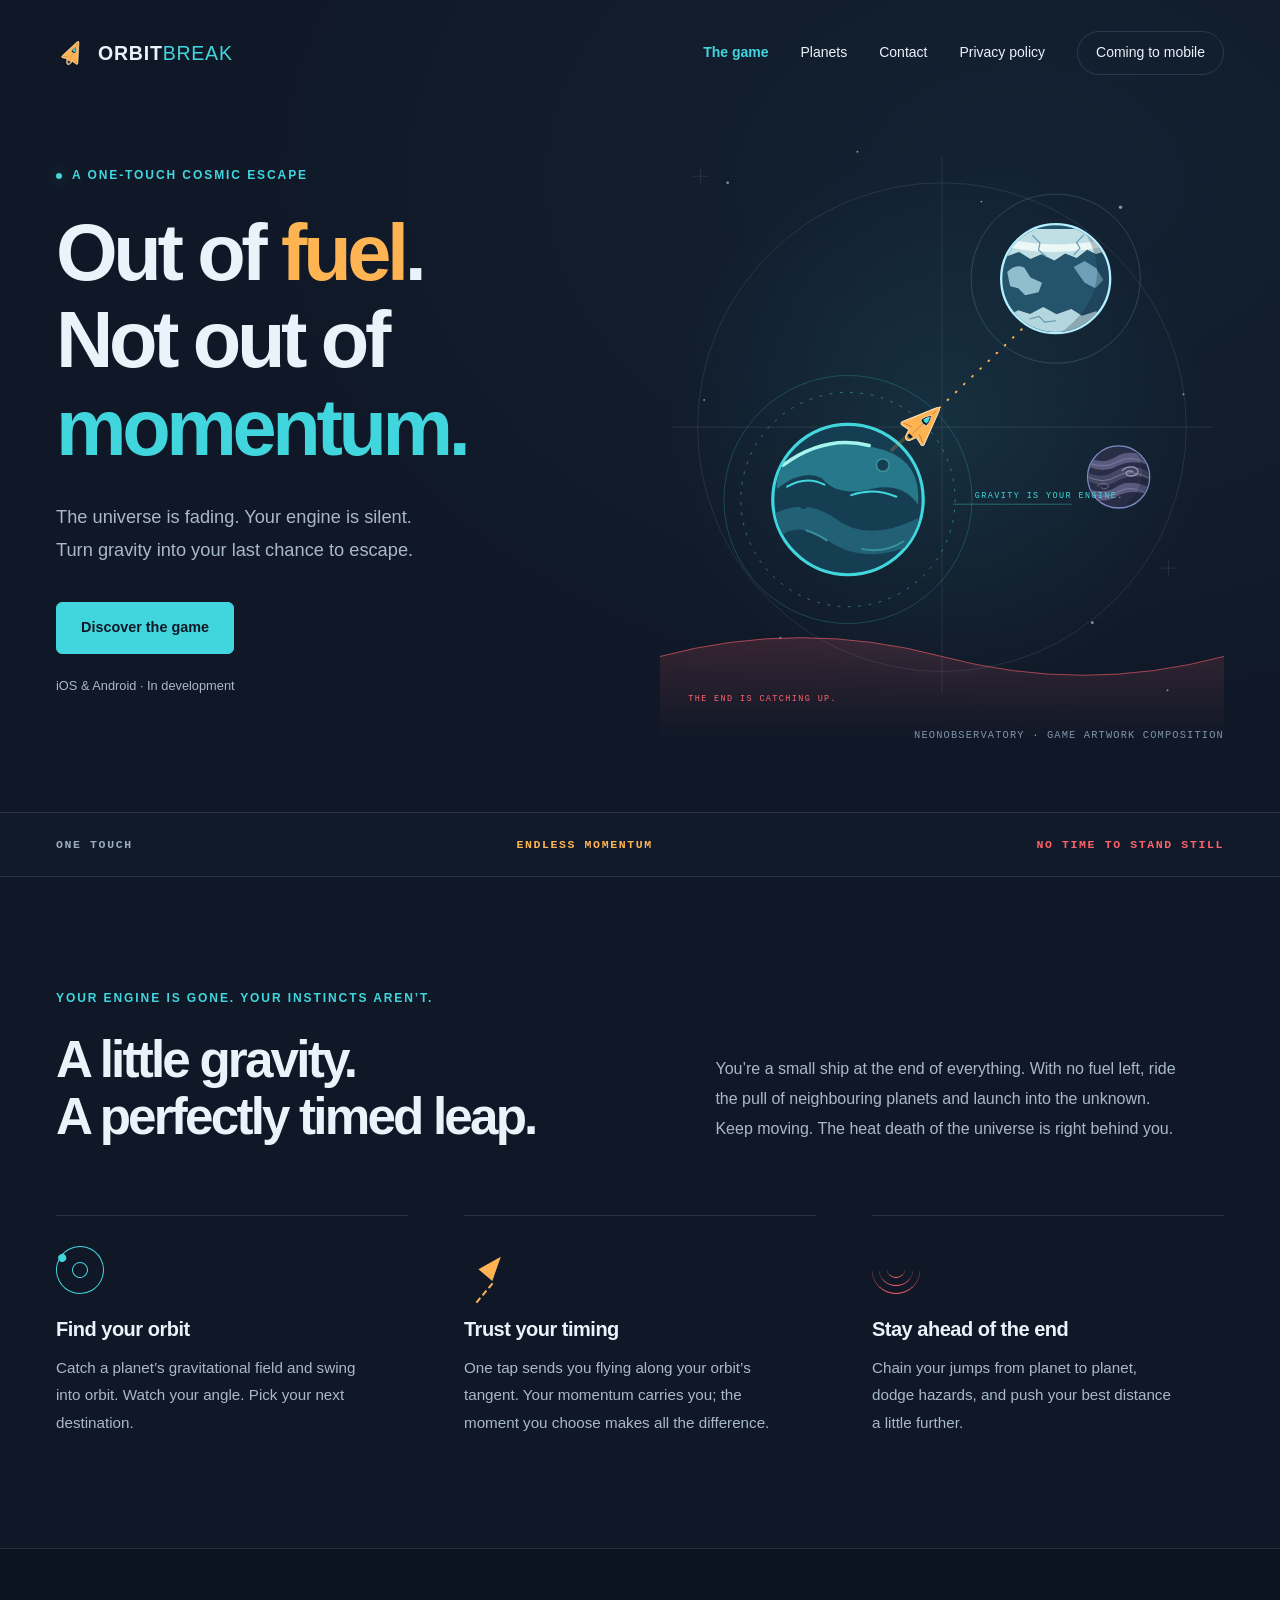
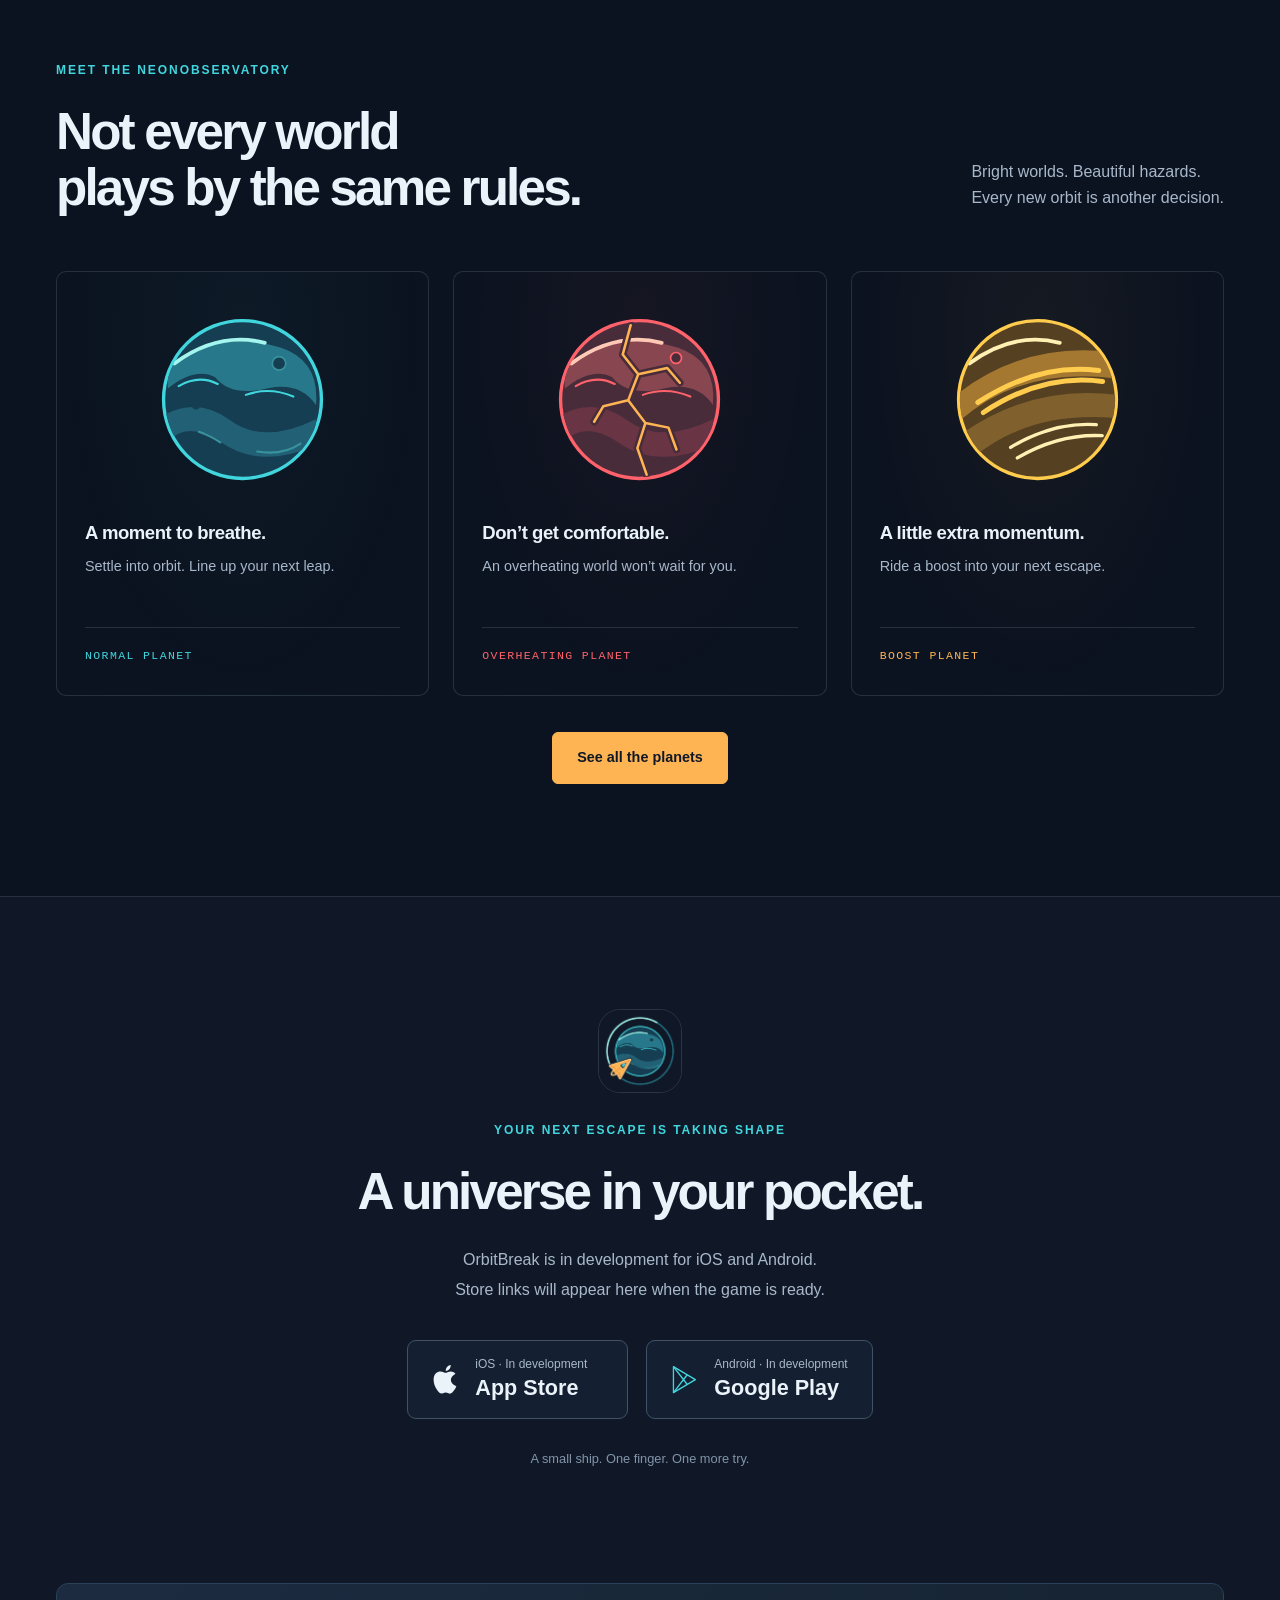
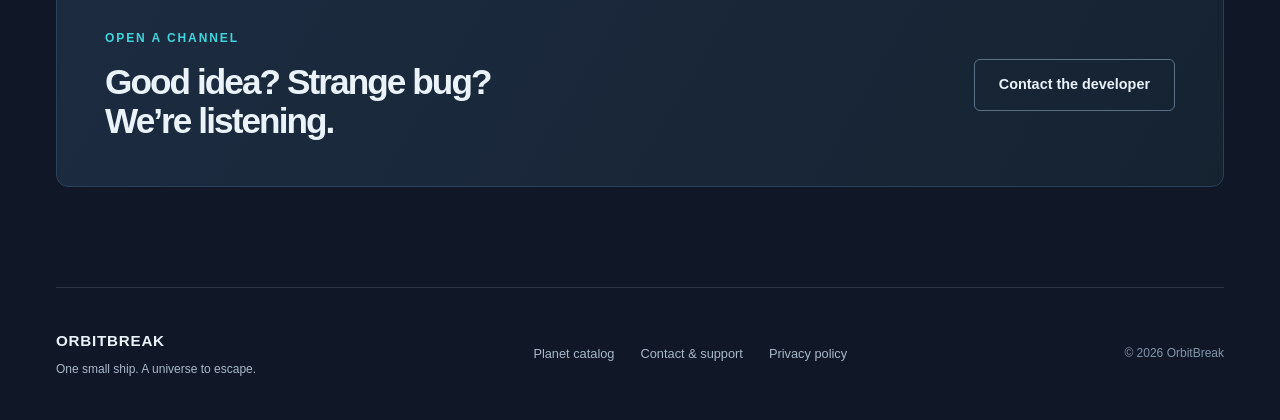
<file: index.html>
<!doctype html>
<html lang="en">
<head>
  <meta charset="utf-8">
  <meta name="viewport" content="width=device-width, initial-scale=1">
  <meta name="theme-color" content="#101827">
  <title>OrbitBreak</title>
  <meta name="description" content="Out of fuel. Not out of momentum. A one-touch cosmic escape for iOS and Android.">
  <link rel="canonical" href="https://orbit-break.github.io/">
  <meta property="og:type" content="website">
  <meta property="og:title" content="OrbitBreak">
  <meta property="og:description" content="Out of fuel. Not out of momentum. A one-touch cosmic escape for iOS and Android.">
  <meta property="og:url" content="https://orbit-break.github.io/">
  <meta property="og:image" content="https://orbit-break.github.io/assets/images/app_icon.png">
  <meta name="twitter:card" content="summary">
  <link rel="icon" type="image/svg+xml" href="/assets/images/app_icon.svg">
  <link rel="apple-touch-icon" href="/assets/images/app_icon.png">
  <link rel="stylesheet" href="/assets/css/site.css">
  <script src="/assets/js/site.js" defer></script>
</head>
<body>
  <a class="skip-link" href="#main">Skip to content</a>
  <header class="site-header shell">
    <a class="brand" href="/" aria-label="OrbitBreak home"><img src="/assets/images/ship_comet.svg" width="36" height="36" alt=""><span>ORBIT<span class="brand-light">BREAK</span></span></a>
    <nav aria-label="Main navigation">
      <a href="/" aria-current="page">The game</a>
      <a href="/planets/" >Planets</a>
      <a href="/contact/" >Contact</a>
      <a href="/privacy/" >Privacy policy</a>
      <a class="nav-pill" href="/#availability">Coming to mobile</a>
    </nav>
  </header>
  <main id="main"><section class="hero shell" aria-labelledby="hero-title">
  <div class="hero-copy">
    <p class="eyebrow"><span class="signal"></span> A one-touch cosmic escape</p>
	<h1 id="hero-title">Out of <span class="text-amber">fuel</span>.<br>Not out of<br><em>momentum.</em></h1>
    <p class="hero-description">The universe is fading. Your engine is silent.<br class="desktop-break"> Turn gravity into your last chance to escape.</p>
    <div class="hero-actions"><a class="button" href="#game">Discover the game</a><a class="text-link" href="#availability">iOS & Android · In development</a></div>
  </div>
  <figure class="hero-art">
    <svg class="space-scene" viewBox="0 0 600 660" role="img" aria-labelledby="scene-title scene-desc">
      <title id="scene-title">A course through the NeonObservatory</title><desc id="scene-desc">An amber spacecraft leaves a turquoise planet, following a dotted trajectory toward an icy blue world. A coral destruction wave follows below. An illustration using game artwork.</desc>
      <defs><radialGradient id="space-glow"><stop stop-color="#41D6DD" stop-opacity=".10"/><stop offset="1" stop-color="#41D6DD" stop-opacity="0"/></radialGradient><linearGradient id="wave" x2="0" y2="1"><stop stop-color="#FF626A" stop-opacity=".16"/><stop offset="1" stop-color="#FF626A" stop-opacity="0"/></linearGradient><clipPath id="wave-window"><rect x="0" y="520" width="600" height="140"/></clipPath></defs>
      <circle cx="295" cy="330" r="290" fill="url(#space-glow)"/>
      <g fill="#EAF2FA" opacity=".55"><circle cx="72" cy="70" r="1.4"/><circle cx="210" cy="37" r="1"/><circle cx="490" cy="96" r="1.8"/><circle cx="557" cy="295" r="1"/><circle cx="47" cy="301" r="1"/><circle cx="460" cy="538" r="1.5"/><circle cx="342" cy="90" r="1"/><circle cx="128" cy="554" r="1"/><circle cx="540" cy="610" r="1"/></g>
      <g fill="none" stroke="#EAF2FA" opacity=".10"><path d="M12 330h576M300 42v570"/><circle cx="300" cy="330" r="260"/><path d="M35 63h16m-8-8v16M533 480h16m-8-8v16"/></g>
      <circle cx="200" cy="407" r="132" fill="none" stroke="#41D6DD" stroke-opacity=".24"/>
      <circle cx="200" cy="407" r="114" fill="none" stroke="#41D6DD" stroke-opacity=".5" stroke-dasharray="3 8"/>
      <image href="/assets/images/planet_normal.svg" x="91" y="298" width="218" height="218"/>
      <circle cx="421" cy="172" r="90" fill="none" stroke="#8FC9FF" stroke-opacity=".22"/>
      <image href="/assets/images/planet_ice.svg" x="342" y="93" width="158" height="158"/>
      <image href="/assets/images/planet_resonance.svg" x="443" y="338" width="90" height="90" opacity=".7"/>
      <path class="trajectory" d="M280 326 391 220" fill="none" stroke="#FFB454" stroke-width="2" stroke-linecap="round" stroke-dasharray="1 11"/>
      <path d="m247 354 32-29" stroke="#FFB454" stroke-width="4" stroke-linecap="round" opacity=".2"/>
      <g class="scene-ship"><image href="/assets/images/ship_comet.svg" x="247" y="294" width="65" height="65" transform="rotate(46 279.5 326.5)"/></g>
      <g class="scene-label"><text x="335" y="405">GRAVITY IS YOUR ENGINE.</text><path d="M312 412h126" stroke="#41D6DD" stroke-opacity=".4"/></g>
      <g clip-path="url(#wave-window)">
        <!-- Repeating crests let the wave drift one full period without a visible reset. -->
        <g class="destruction-wave">
          <path d="M-600 574Q-450 534-300 574T0 574T300 574T600 574T900 574T1200 574V660H-600Z" fill="url(#wave)"/>
          <path d="M-600 574Q-450 534-300 574T0 574T300 574T600 574T900 574T1200 574" fill="none" stroke="#FF626A" stroke-opacity=".65"/>
        </g>
      </g>
      <text class="scene-label wave-label" x="30" y="621">THE END IS CATCHING UP.</text>
    </svg>
    <figcaption>NeonObservatory · Game artwork composition</figcaption>
  </figure>
</section>
<div class="flight-strip"><div class="shell"><span>ONE TOUCH</span><span>ENDLESS MOMENTUM</span><span>NO TIME TO STAND STILL</span></div></div>
<section id="game" class="game-section shell section-space">
  <div class="section-intro"><p class="eyebrow">Your engine is gone. Your instincts aren’t.</p><h2>A little gravity.<br>A perfectly timed leap.</h2><p>You’re a small ship at the end of everything. With no fuel left, ride the pull of neighbouring planets and launch into the unknown. Keep moving. The heat death of the universe is right behind you.</p></div>
  <div class="mechanics">
    <article><div class="mechanic-symbol orbit-symbol" aria-hidden="true"><span></span></div><h3>Find your orbit</h3><p>Catch a planet’s gravitational field and swing into orbit. Watch your angle. Pick your next destination.</p></article>
    <article><div class="mechanic-symbol launch-symbol" aria-hidden="true"><span></span></div><h3>Trust your timing</h3><p>One tap sends you flying along your orbit’s tangent. Your momentum carries you; the moment you choose makes all the difference.</p></article>
    <article><div class="mechanic-symbol escape-symbol" aria-hidden="true"><span></span></div><h3>Stay ahead of the end</h3><p>Chain your jumps from planet to planet, dodge hazards, and push your best distance a little further.</p></article>
  </div>
</section>
<section class="world-section section-space"><div class="shell">
  <div class="world-heading"><div><p class="eyebrow">Meet the NeonObservatory</p><h2>Not every world<br>plays by the same rules.</h2></div><p>Bright worlds. Beautiful hazards.<br>Every new orbit is another decision.</p></div>
  <div class="planet-grid">
    <article class="planet-card cyan"><img src="/assets/images/planet_normal.svg" alt="Turquoise planet with curved surface bands" width="240" height="240" loading="lazy"><h3>A moment to breathe.</h3><p>Settle into orbit. Line up your next leap.</p><span>Normal planet</span></article>
    <article class="planet-card coral"><img src="/assets/images/planet_overheating.svg" alt="Coral planet crossed with glowing fissures" width="240" height="240" loading="lazy"><h3>Don’t get comfortable.</h3><p>An overheating world won’t wait for you.</p><span>Overheating planet</span></article>
    <article class="planet-card gold"><img src="/assets/images/planet_boost.svg" alt="Golden planet marked with speed bands" width="240" height="240" loading="lazy"><h3>A little extra momentum.</h3><p>Ride a boost into your next escape.</p><span>Boost planet</span></article>
  </div>
  <div class="catalog-link"><a class="button button-amber" href="/planets/">See all the planets</a></div>
</div></section>
<section id="availability" class="availability shell section-space">
  <img class="app-icon" src="/assets/images/app_icon.png" alt="OrbitBreak app icon" width="84" height="84" loading="lazy">
  <p class="eyebrow">Your next escape is taking shape</p><h2>A universe in your pocket.</h2>
  <p>OrbitBreak is in development for iOS and Android.<br>Store links will appear here when the game is ready.</p>
  <div class="store-options">
  <div class="store store-pending">
    <span class="platform-icon" aria-hidden="true"><svg viewBox="0 0 32 36" fill="currentColor"><path d="M23 0c.4 3.6-2.6 7.2-6 7.3-.5-3.4 2.9-7 6-7.3ZM30 26c-.8 2-1.4 3-2.6 4.8-1.7 2.6-4.2 5.7-7.2 4-2.5-1.4-4.1-1.4-6.7 0-2.8 1.5-5.4-1.3-7.2-3.9C1.2 23.7.5 14.5 4.8 10.3c3-3 6.8-2.7 9.4-1.4 2 1 3 1 5 0 3.1-1.5 7-1.4 9.7 1.9-8.5 4.6-6.9 12.4 1.1 15.2Z"/></svg></span><span><small>iOS · In development</small><strong>App Store</strong></span>
  </div>
  <div class="store store-pending">
    <span class="platform-icon play-icon" aria-hidden="true"><svg viewBox="0 0 32 36" fill="none" stroke="currentColor" stroke-width="1.6" stroke-linejoin="round"><path d="M3 2 30 18 3 34Z"/><path d="m3 2 17 22M3 34l17-22"/></svg></span><span><small>Android · In development</small><strong>Google Play</strong></span>
  </div>
</div>

  <p class="availability-note">A small ship. One finger. One more try.</p>
</section>
<section class="contact-banner shell"><div><p class="eyebrow">Open a channel</p><h2>Good idea? Strange bug?<br>We’re listening.</h2></div><a class="button button-outline" href="/contact/">Contact the developer</a></section>
</main>
  <footer class="site-footer shell">
    <div><a class="footer-brand" href="/">ORBITBREAK</a><p>One small ship. A universe to escape.</p></div>
    <nav aria-label="Footer navigation"><a href="/planets/">Planet catalog</a><a href="/contact/">Contact & support</a><a href="/privacy/">Privacy policy</a></nav>
    <small>© 2026 OrbitBreak</small>
  </footer>
</body>
</html>
</file>
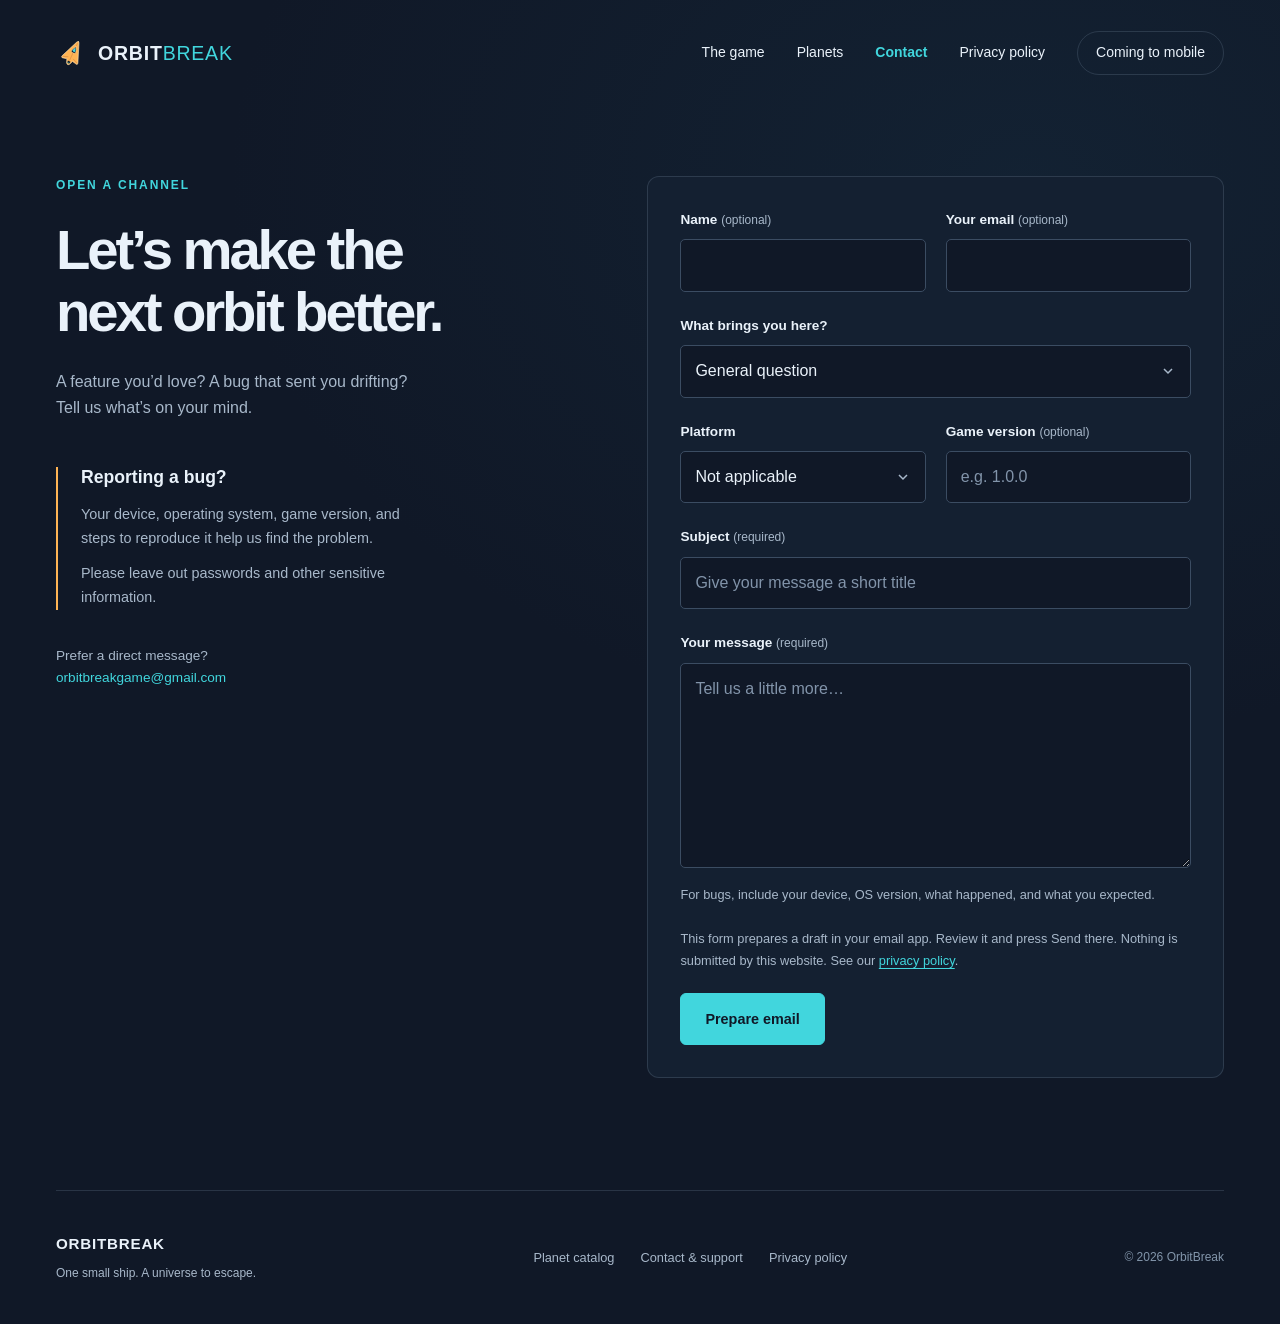
<file: contact/index.html>
<!doctype html>
<html lang="en">
<head>
  <meta charset="utf-8">
  <meta name="viewport" content="width=device-width, initial-scale=1">
  <meta name="theme-color" content="#101827">
  <title>Contact &amp; support · OrbitBreak</title>
  <meta name="description" content="Send an OrbitBreak bug report, suggest a feature, or get in touch with the developer.">
  <link rel="canonical" href="https://orbit-break.github.io/contact/">
  <meta property="og:type" content="website">
  <meta property="og:title" content="Contact &amp; support">
  <meta property="og:description" content="Send an OrbitBreak bug report, suggest a feature, or get in touch with the developer.">
  <meta property="og:url" content="https://orbit-break.github.io/contact/">
  <meta property="og:image" content="https://orbit-break.github.io/assets/images/app_icon.png">
  <meta name="twitter:card" content="summary">
  <link rel="icon" type="image/svg+xml" href="/assets/images/app_icon.svg">
  <link rel="apple-touch-icon" href="/assets/images/app_icon.png">
  <link rel="stylesheet" href="/assets/css/site.css">
  <script src="/assets/js/site.js" defer></script>
</head>
<body>
  <a class="skip-link" href="#main">Skip to content</a>
  <header class="site-header shell">
    <a class="brand" href="/" aria-label="OrbitBreak home"><img src="/assets/images/ship_comet.svg" width="36" height="36" alt=""><span>ORBIT<span class="brand-light">BREAK</span></span></a>
    <nav aria-label="Main navigation">
      <a href="/" >The game</a>
      <a href="/planets/" >Planets</a>
      <a href="/contact/" aria-current="page">Contact</a>
      <a href="/privacy/" >Privacy policy</a>
      <a class="nav-pill" href="/#availability">Coming to mobile</a>
    </nav>
  </header>
  <main id="main"><section class="shell contact-page section-space">
  <div class="contact-intro"><p class="eyebrow">Open a channel</p><h1>Let’s make the<br>next orbit better.</h1><p>A feature you’d love? A bug that sent you drifting? Tell us what’s on your mind.</p><div class="contact-aside"><h2>Reporting a bug?</h2><p>Your device, operating system, game version, and steps to reproduce it help us find the problem.</p><p>Please leave out passwords and other sensitive information.</p></div><p class="direct-contact">Prefer a direct message?<br><a href="mailto:orbitbreakgame@gmail.com">orbitbreakgame@gmail.com</a></p></div>
  <div class="form-panel">
    <form id="contact-form" data-recipient="orbitbreakgame@gmail.com">
      <div class="form-row"><div><label for="name">Name <span>(optional)</span></label><input id="name" name="name" autocomplete="name" maxlength="100"></div><div><label for="email">Your email <span>(optional)</span></label><input id="email" name="email" type="email" autocomplete="email" maxlength="254"></div></div>
      <label for="topic">What brings you here?</label><select id="topic" name="topic"><option>General question</option><option>Feature request</option><option>Bug report</option><option>Privacy request</option></select>
      <div class="form-row"><div><label for="platform">Platform</label><select id="platform" name="platform"><option>Not applicable</option><option>iOS</option><option>Android</option></select></div><div><label for="version">Game version <span>(optional)</span></label><input id="version" name="version" placeholder="e.g. 1.0.0" maxlength="60"></div></div>
      <label for="subject">Subject <span>(required)</span></label><input id="subject" name="subject" required maxlength="150" placeholder="Give your message a short title">
      <label for="message">Your message <span>(required)</span></label><textarea id="message" name="message" required rows="7" maxlength="4000" placeholder="Tell us a little more…" aria-describedby="message-help"></textarea>
      <p id="message-help" class="form-help">For bugs, include your device, OS version, what happened, and what you expected.</p>
      <p class="form-help">This form prepares a draft in your email app. Review it and press Send there. Nothing is submitted by this website. See our <a href="/privacy/">privacy policy</a>.</p>
      <button class="button" type="submit">Prepare email</button>
      <p id="form-status" role="status" class="form-help"></p>
      <div id="email-fallback" hidden><p class="form-help">If your email app didn’t open, copy your message and email <a href="mailto:orbitbreakgame@gmail.com">orbitbreakgame@gmail.com</a>.</p><button class="button button-outline" id="copy-message" type="button">Copy message</button><textarea id="email-draft" aria-label="Prepared email to copy" readonly rows="8"></textarea></div>
      <noscript><p class="form-help">To send a message, email <a href="mailto:orbitbreakgame@gmail.com">orbitbreakgame@gmail.com</a>. Preparing a draft from this form requires JavaScript.</p></noscript>
    </form>
  </div>
</section>
</main>
  <footer class="site-footer shell">
    <div><a class="footer-brand" href="/">ORBITBREAK</a><p>One small ship. A universe to escape.</p></div>
    <nav aria-label="Footer navigation"><a href="/planets/">Planet catalog</a><a href="/contact/">Contact & support</a><a href="/privacy/">Privacy policy</a></nav>
    <small>© 2026 OrbitBreak</small>
  </footer>
</body>
</html>
</file>
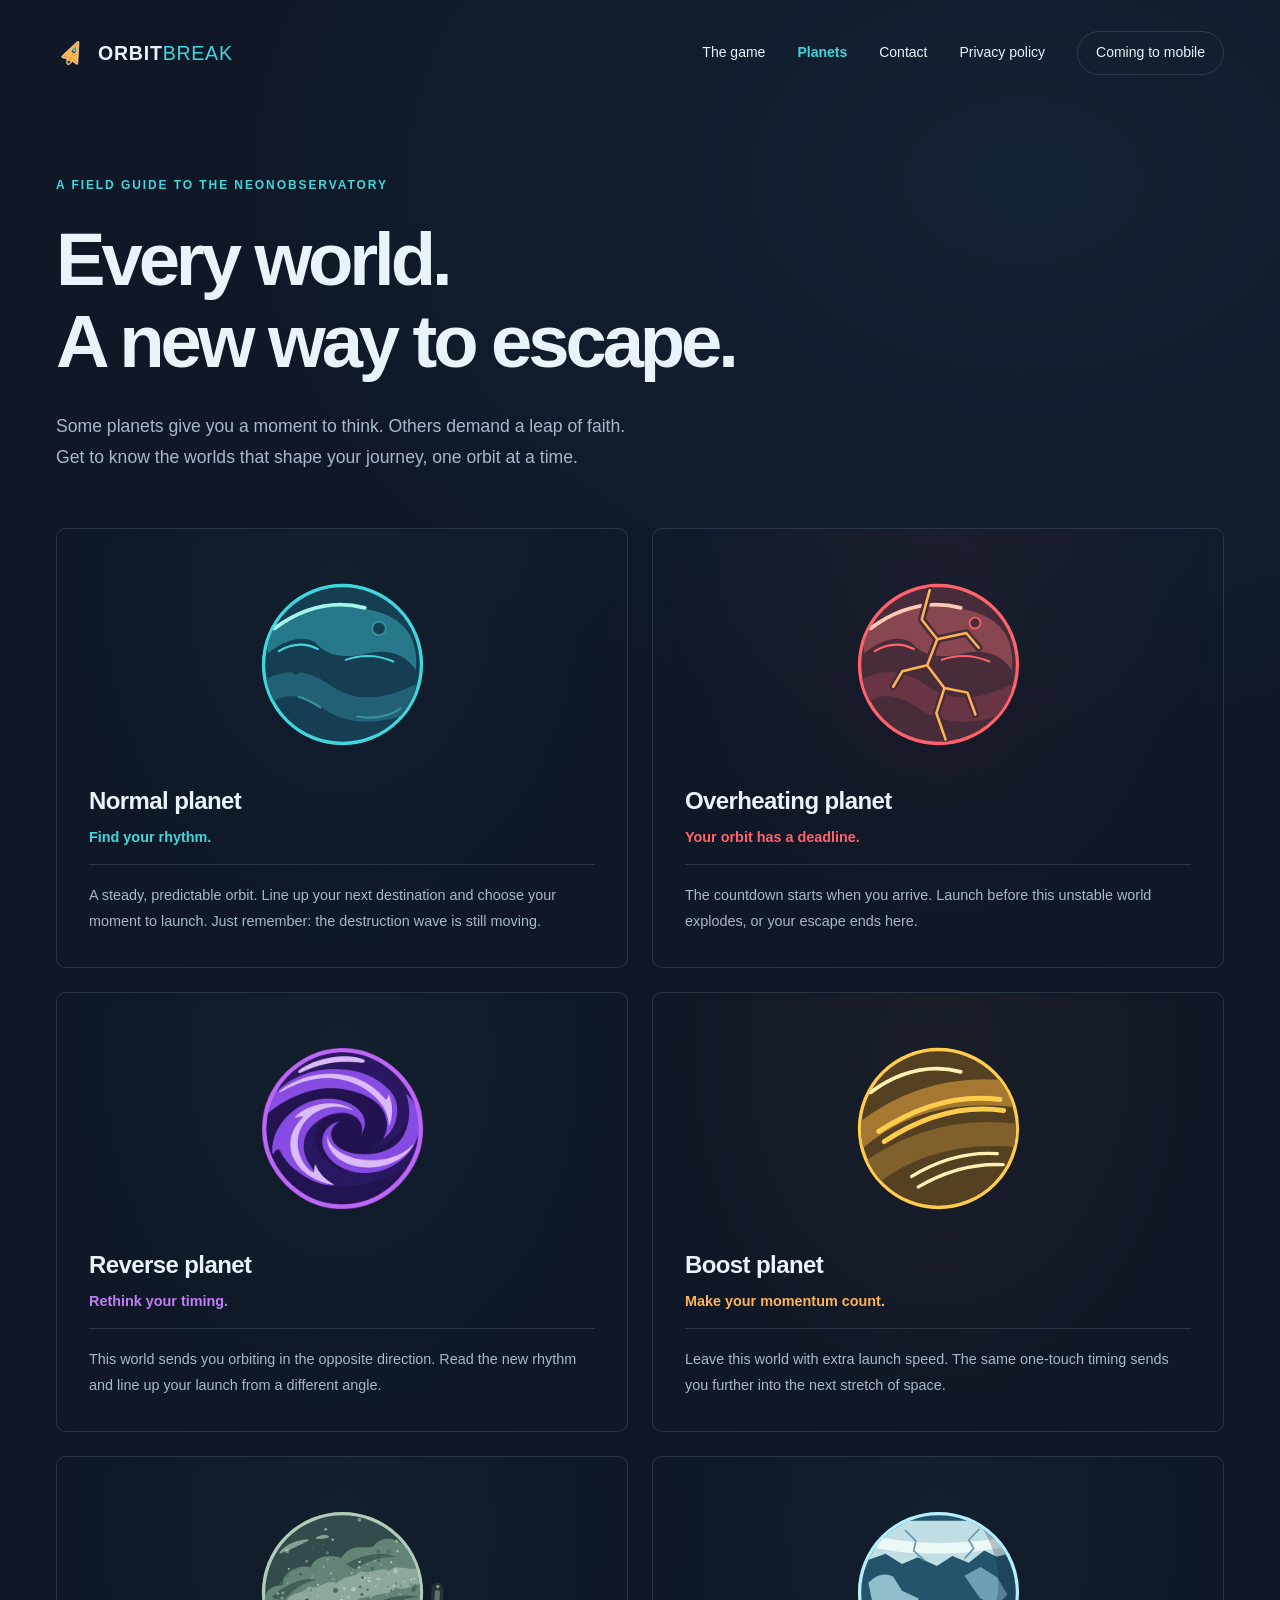
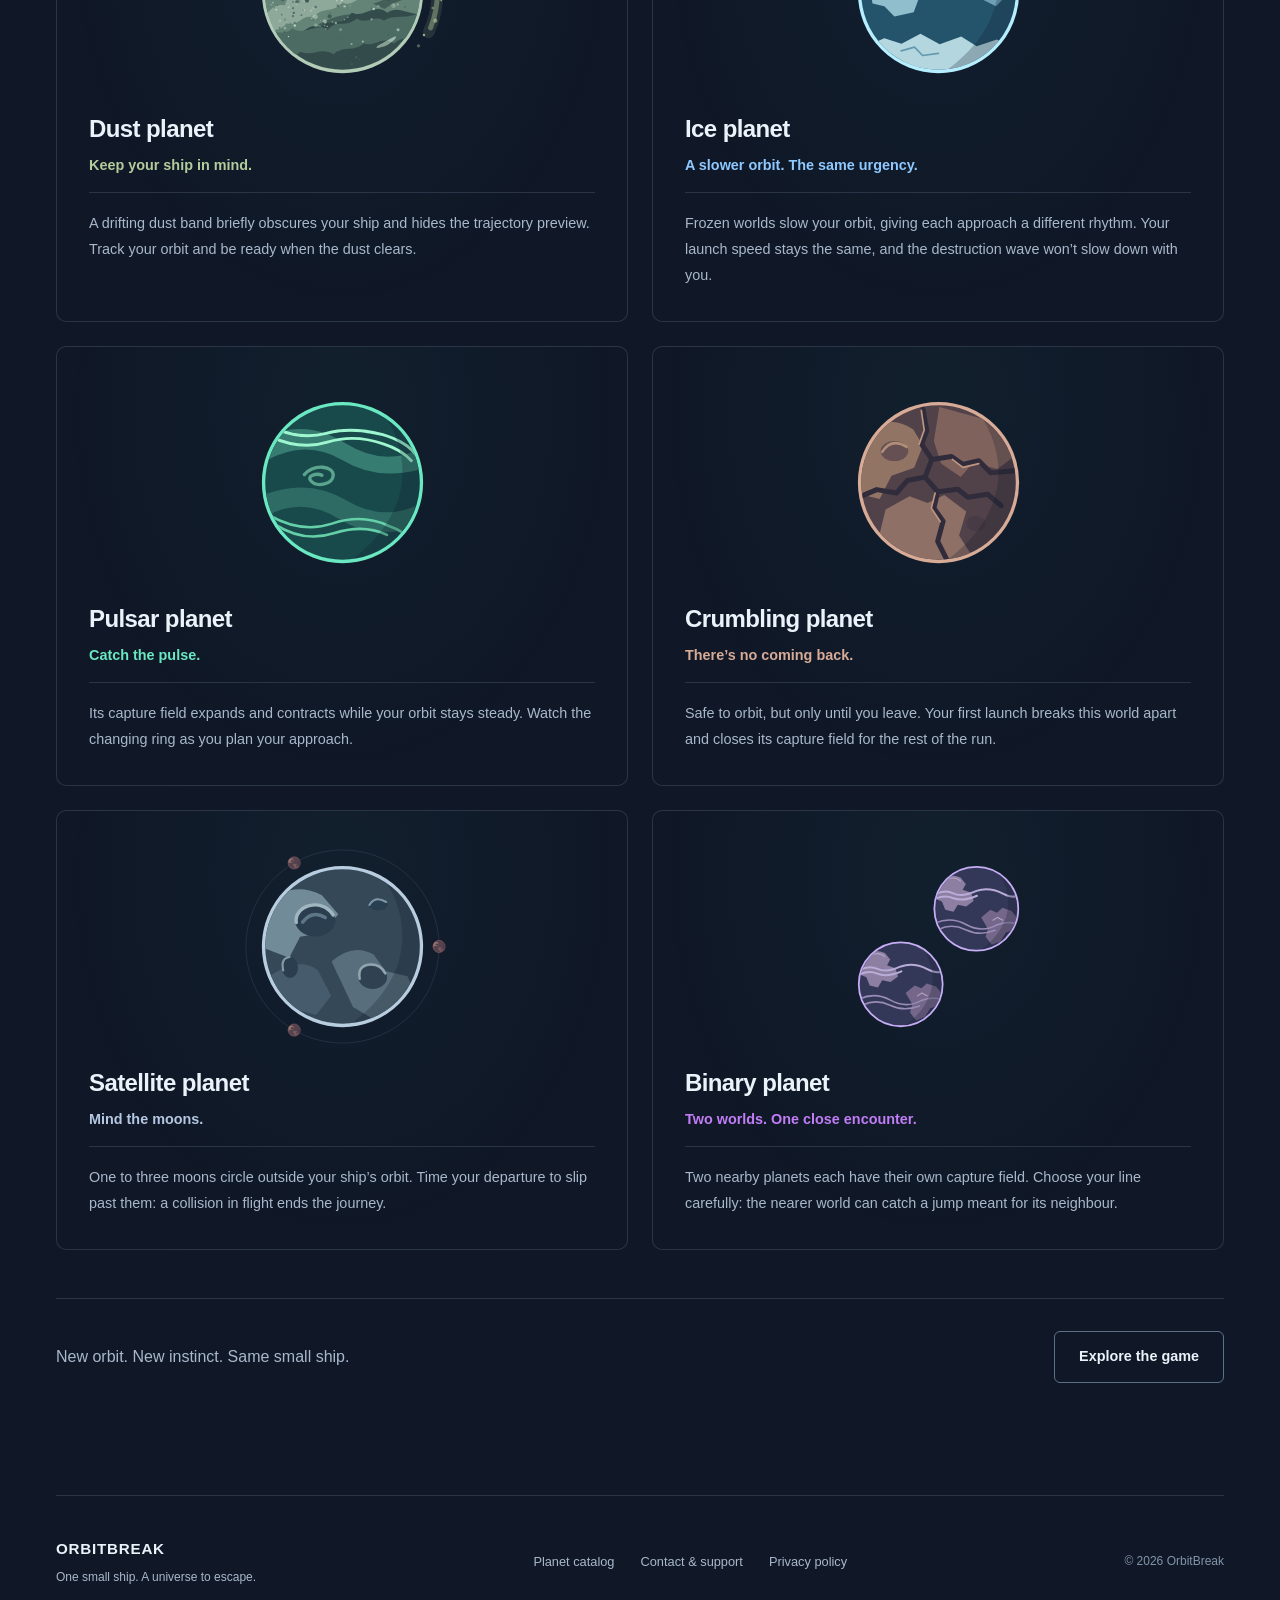
<file: planets/index.html>
<!doctype html>
<html lang="en">
<head>
  <meta charset="utf-8">
  <meta name="viewport" content="width=device-width, initial-scale=1">
  <meta name="theme-color" content="#101827">
  <title>Planet catalog · OrbitBreak</title>
  <meta name="description" content="Explore the worlds of OrbitBreak, from steady normal planets to icy orbits, dangerous moons, and close binary encounters.">
  <link rel="canonical" href="https://orbit-break.github.io/planets/">
  <meta property="og:type" content="website">
  <meta property="og:title" content="Planet catalog">
  <meta property="og:description" content="Explore the worlds of OrbitBreak, from steady normal planets to icy orbits, dangerous moons, and close binary encounters.">
  <meta property="og:url" content="https://orbit-break.github.io/planets/">
  <meta property="og:image" content="https://orbit-break.github.io/assets/images/app_icon.png">
  <meta name="twitter:card" content="summary">
  <link rel="icon" type="image/svg+xml" href="/assets/images/app_icon.svg">
  <link rel="apple-touch-icon" href="/assets/images/app_icon.png">
  <link rel="stylesheet" href="/assets/css/site.css">
  <script src="/assets/js/site.js" defer></script>
</head>
<body>
  <a class="skip-link" href="#main">Skip to content</a>
  <header class="site-header shell">
    <a class="brand" href="/" aria-label="OrbitBreak home"><img src="/assets/images/ship_comet.svg" width="36" height="36" alt=""><span>ORBIT<span class="brand-light">BREAK</span></span></a>
    <nav aria-label="Main navigation">
      <a href="/" >The game</a>
      <a href="/planets/" aria-current="page">Planets</a>
      <a href="/contact/" >Contact</a>
      <a href="/privacy/" >Privacy policy</a>
      <a class="nav-pill" href="/#availability">Coming to mobile</a>
    </nav>
  </header>
  <main id="main"><section class="shell section-space catalog-page" aria-labelledby="catalog-title">
  <div class="catalog-intro">
    <p class="eyebrow">A field guide to the NeonObservatory</p>
    <h1 id="catalog-title">Every world.<br>A new way to escape.</h1>
    <p>Some planets give you a moment to think. Others demand a leap of faith. Get to know the worlds that shape your journey, one orbit at a time.</p>
  </div>
  <div class="planet-grid catalog-grid">
    
    <article class="planet-card cyan" aria-labelledby="planet-normal">
      
<img src="/assets/images/planet_normal.svg" alt="Turquoise planet with curved surface bands" width="240" height="240" loading="lazy">


      <h2 id="planet-normal">Normal planet</h2>
      <p class="planet-tagline">Find your rhythm.</p>
      <p class="planet-description">A steady, predictable orbit. Line up your next destination and choose your moment to launch. Just remember: the destruction wave is still moving.</p>
    </article>
    
    <article class="planet-card coral" aria-labelledby="planet-overheating">
      
<img src="/assets/images/planet_overheating.svg" alt="Coral planet split by glowing fissures" width="240" height="240" loading="lazy">


      <h2 id="planet-overheating">Overheating planet</h2>
      <p class="planet-tagline">Your orbit has a deadline.</p>
      <p class="planet-description">The countdown starts when you arrive. Launch before this unstable world explodes, or your escape ends here.</p>
    </article>
    
    <article class="planet-card violet" aria-labelledby="planet-reverse">
      
<img src="/assets/images/planet_reverse.png" alt="Violet planet with a bold spiral surface" width="240" height="240" loading="lazy">


      <h2 id="planet-reverse">Reverse planet</h2>
      <p class="planet-tagline">Rethink your timing.</p>
      <p class="planet-description">This world sends you orbiting in the opposite direction. Read the new rhythm and line up your launch from a different angle.</p>
    </article>
    
    <article class="planet-card gold" aria-labelledby="planet-boost">
      
<img src="/assets/images/planet_boost.svg" alt="Golden planet crossed with paired speed bands" width="240" height="240" loading="lazy">


      <h2 id="planet-boost">Boost planet</h2>
      <p class="planet-tagline">Make your momentum count.</p>
      <p class="planet-description">Leave this world with extra launch speed. The same one-touch timing sends you further into the next stretch of space.</p>
    </article>
    
    <article class="planet-card sage" aria-labelledby="planet-dust">
      
<svg class="catalog-art" viewBox="0 0 512 512" width="240" height="240" role="img" aria-label="Sage planet surrounded by a drifting band of dust">
  <image href="/assets/images/planet_dust.svg" width="512" height="512"/>
  <g class="dust-orbit">
    <circle cx="256" cy="256" r="226" class="dust-band dust-band-soft"/>
    <circle cx="256" cy="256" r="226" class="dust-band dust-band-core"/>
    <g fill="#b4cb9c">
      <circle cx="483" cy="242" r="4" opacity=".7"/>
      <circle cx="471" cy="293" r="3" opacity=".5"/>
      <circle cx="477" cy="323" r="5" opacity=".6"/>
      <circle cx="450" cy="357" r="3" opacity=".8"/>
      <circle cx="437" cy="383" r="4" opacity=".4"/>
      <circle cx="491" cy="275" r="2" opacity=".8"/>
    </g>
  </g>
</svg>


      <h2 id="planet-dust">Dust planet</h2>
      <p class="planet-tagline">Keep your ship in mind.</p>
      <p class="planet-description">A drifting dust band briefly obscures your ship and hides the trajectory preview. Track your orbit and be ready when the dust clears.</p>
    </article>
    
    <article class="planet-card ice" aria-labelledby="planet-ice">
      
<img src="/assets/images/planet_ice.svg" alt="Blue frozen planet with polar ice shelves and fissures" width="240" height="240" loading="lazy">


      <h2 id="planet-ice">Ice planet</h2>
      <p class="planet-tagline">A slower orbit. The same urgency.</p>
      <p class="planet-description">Frozen worlds slow your orbit, giving each approach a different rhythm. Your launch speed stays the same, and the destruction wave won’t slow down with you.</p>
    </article>
    
    <article class="planet-card mint" aria-labelledby="planet-pulsar">
      
<img src="/assets/images/planet_pulsar.svg" alt="Mint planet with cloud bands and auroral ribbons" width="240" height="240" loading="lazy">


      <h2 id="planet-pulsar">Pulsar planet</h2>
      <p class="planet-tagline">Catch the pulse.</p>
      <p class="planet-description">Its capture field expands and contracts while your orbit stays steady. Watch the changing ring as you plan your approach.</p>
    </article>
    
    <article class="planet-card brown" aria-labelledby="planet-crumbling">
      
<img src="/assets/images/planet_crumbling.svg" alt="Rocky planet divided by deep branching fractures" width="240" height="240" loading="lazy">


      <h2 id="planet-crumbling">Crumbling planet</h2>
      <p class="planet-tagline">There’s no coming back.</p>
      <p class="planet-description">Safe to orbit, but only until you leave. Your first launch breaks this world apart and closes its capture field for the rest of the run.</p>
    </article>
    
    <article class="planet-card slate" aria-labelledby="planet-satellite">
      
<svg class="catalog-art" viewBox="0 0 512 512" width="240" height="240" role="img" aria-label="Slate planet with three cratered moons orbiting around it">
  <circle cx="256" cy="256" r="230" class="moon-orbit-track"/>
  <image href="/assets/images/planet_satellite.svg" width="512" height="512"/>
  <g class="satellite-orbit">
    <image href="/assets/images/satellite_moon.svg" x="466" y="236" width="40" height="40"/>
    <image href="/assets/images/satellite_moon.svg" x="121" y="435" width="40" height="40"/>
    <image href="/assets/images/satellite_moon.svg" x="121" y="37" width="40" height="40"/>
  </g>
</svg>


      <h2 id="planet-satellite">Satellite planet</h2>
      <p class="planet-tagline">Mind the moons.</p>
      <p class="planet-description">One to three moons circle outside your ship’s orbit. Time your departure to slip past them: a collision in flight ends the journey.</p>
    </article>
    
    <article class="planet-card violet" aria-labelledby="planet-binary">
      
<svg class="catalog-art" viewBox="0 0 512 512" width="240" height="240" role="img" aria-label="Two smaller lavender planets, with the companion above and to the right of the first">
  <!-- Each visible body is 204 units wide; together they retain the ordinary 384-unit artwork bounds. -->
  <image href="/assets/images/planet_binary.svg" x="30" y="210" width="272" height="272"/>
  <image href="/assets/images/planet_binary.svg" x="210" y="30" width="272" height="272"/>
</svg>


      <h2 id="planet-binary">Binary planet</h2>
      <p class="planet-tagline">Two worlds. One close encounter.</p>
      <p class="planet-description">Two nearby planets each have their own capture field. Choose your line carefully: the nearer world can catch a jump meant for its neighbour.</p>
    </article>
    
  </div>
  <div class="catalog-outro"><p>New orbit. New instinct. Same small ship.</p><a class="button button-outline" href="/#game">Explore the game</a></div>
</section>
</main>
  <footer class="site-footer shell">
    <div><a class="footer-brand" href="/">ORBITBREAK</a><p>One small ship. A universe to escape.</p></div>
    <nav aria-label="Footer navigation"><a href="/planets/">Planet catalog</a><a href="/contact/">Contact & support</a><a href="/privacy/">Privacy policy</a></nav>
    <small>© 2026 OrbitBreak</small>
  </footer>
</body>
</html>
</file>
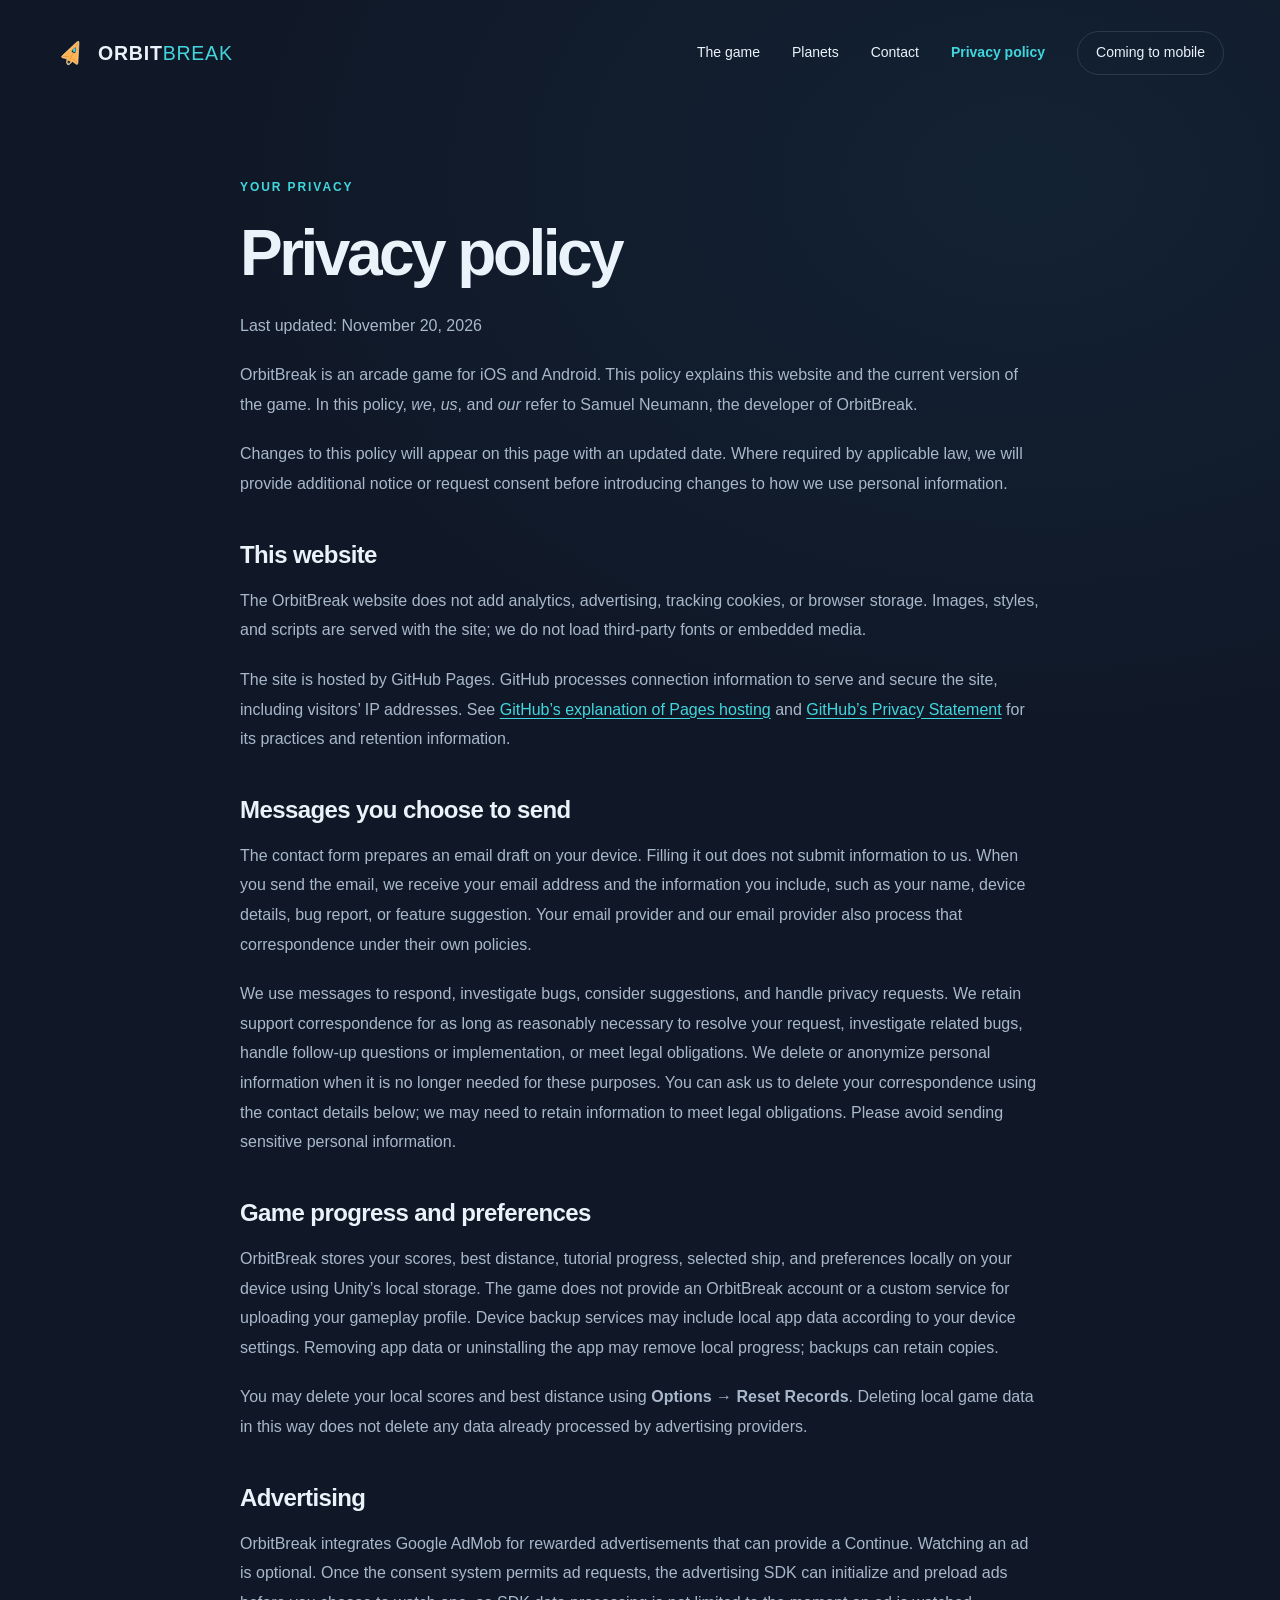
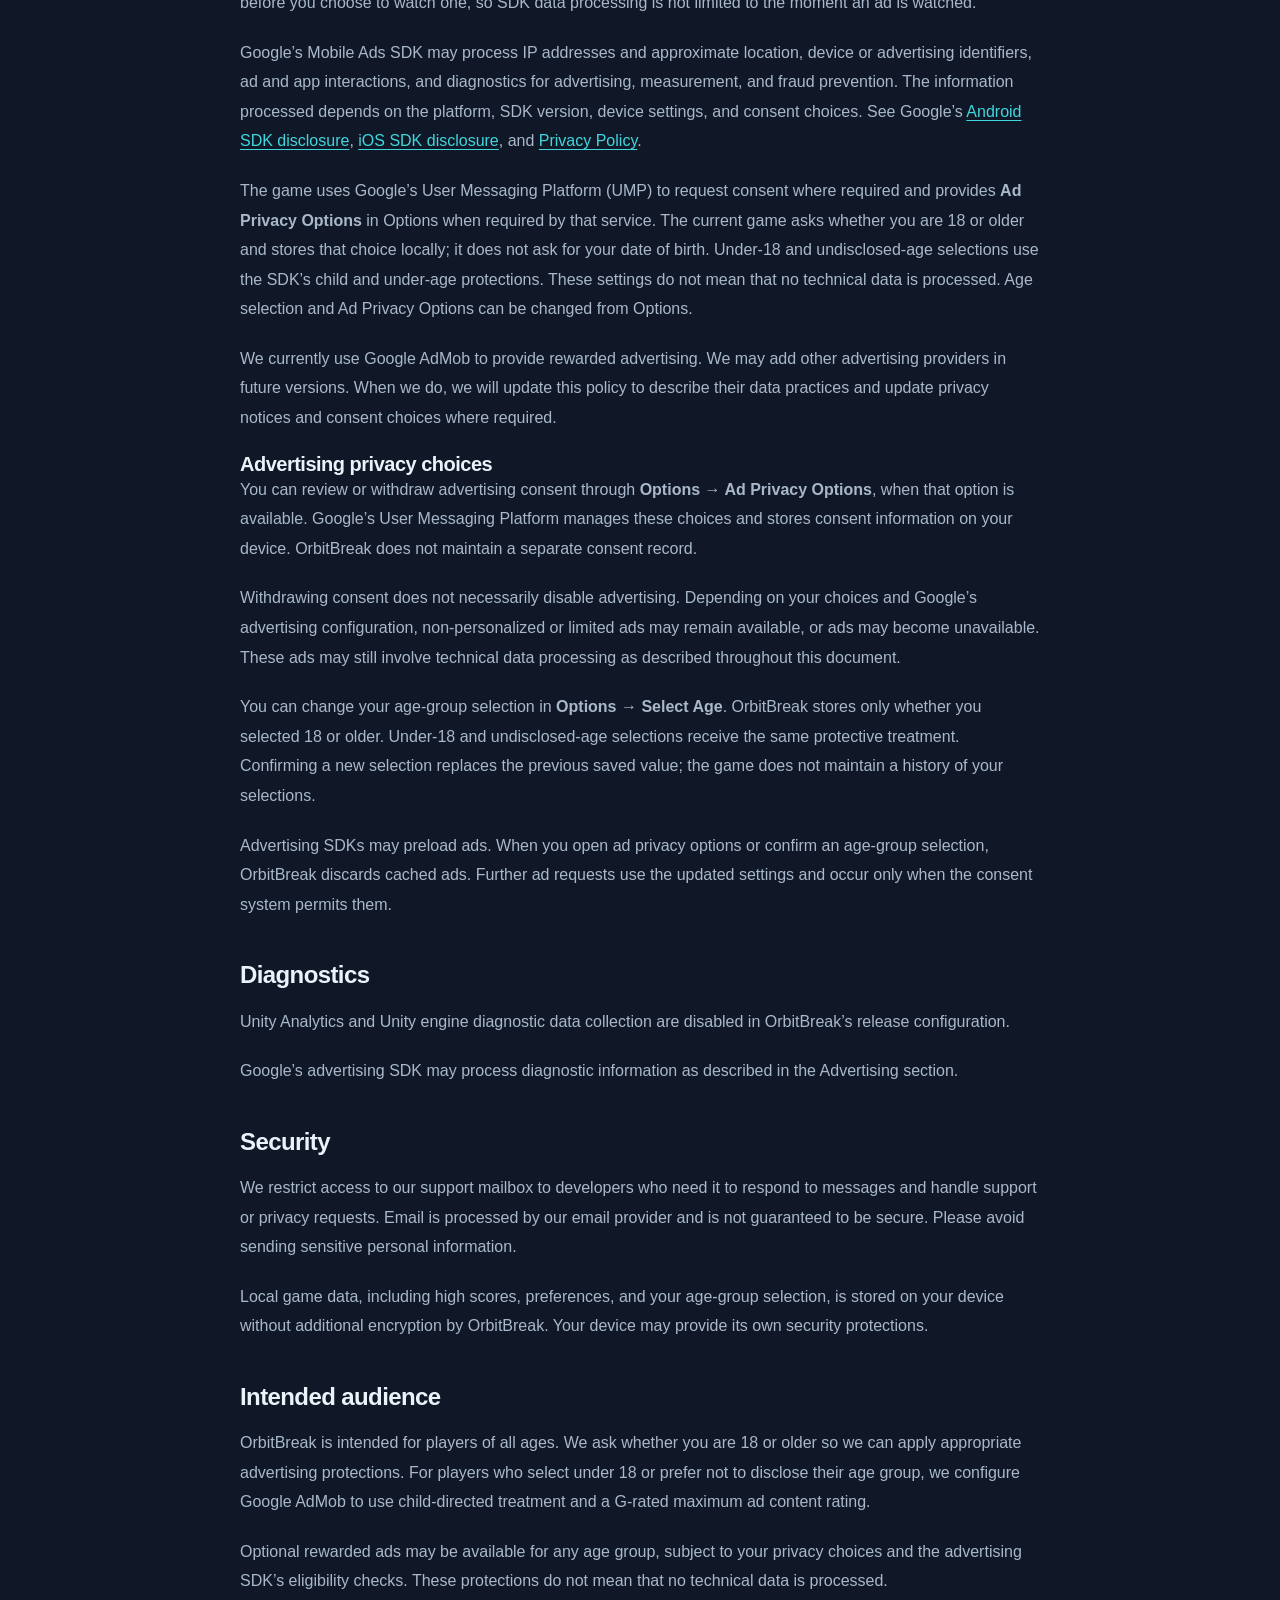
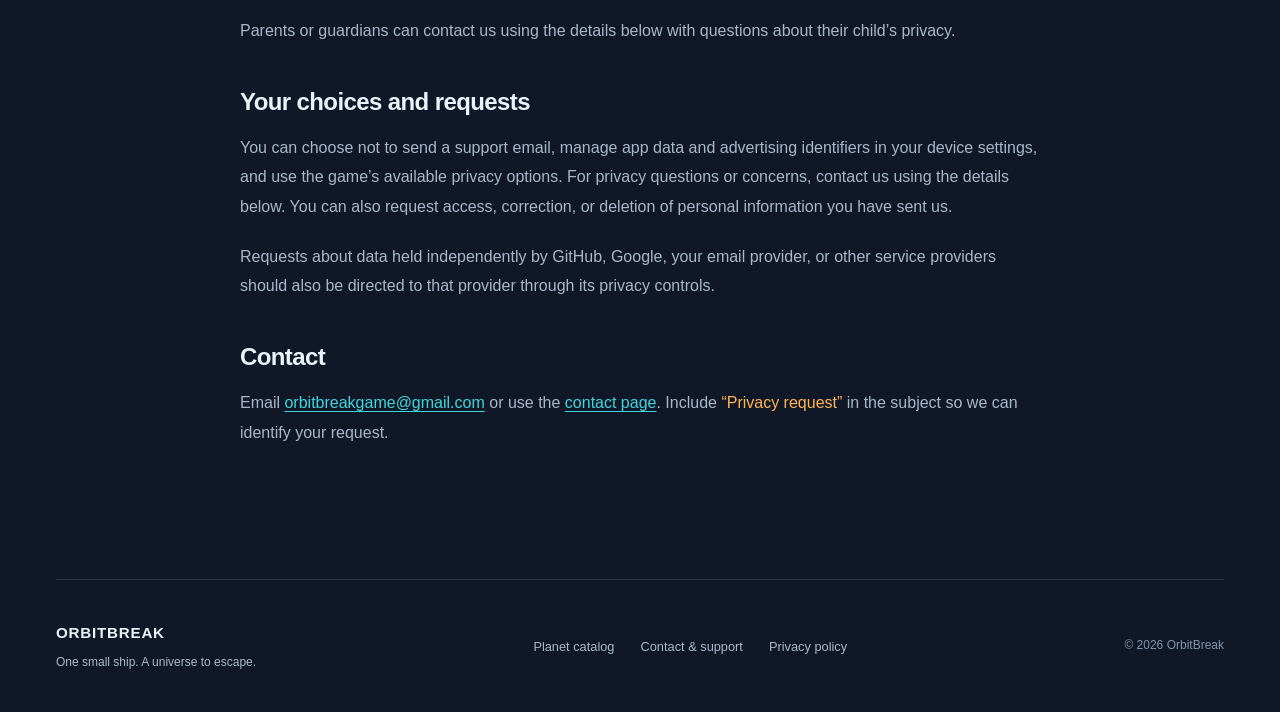
<file: privacy/index.html>
<!doctype html>
<html lang="en">
<head>
  <meta charset="utf-8">
  <meta name="viewport" content="width=device-width, initial-scale=1">
  <meta name="theme-color" content="#101827">
  <title>Privacy policy · OrbitBreak</title>
  <meta name="description" content="How the OrbitBreak website and development builds handle information, support messages, local saves, and advertising.">
  <link rel="canonical" href="https://orbit-break.github.io/privacy/">
  <meta property="og:type" content="website">
  <meta property="og:title" content="Privacy policy">
  <meta property="og:description" content="How the OrbitBreak website and development builds handle information, support messages, local saves, and advertising.">
  <meta property="og:url" content="https://orbit-break.github.io/privacy/">
  <meta property="og:image" content="https://orbit-break.github.io/assets/images/app_icon.png">
  <meta name="twitter:card" content="summary">
  <link rel="icon" type="image/svg+xml" href="/assets/images/app_icon.svg">
  <link rel="apple-touch-icon" href="/assets/images/app_icon.png">
  <link rel="stylesheet" href="/assets/css/site.css">
  <script src="/assets/js/site.js" defer></script>
</head>
<body>
  <a class="skip-link" href="#main">Skip to content</a>
  <header class="site-header shell">
    <a class="brand" href="/" aria-label="OrbitBreak home"><img src="/assets/images/ship_comet.svg" width="36" height="36" alt=""><span>ORBIT<span class="brand-light">BREAK</span></span></a>
    <nav aria-label="Main navigation">
      <a href="/" >The game</a>
      <a href="/planets/" >Planets</a>
      <a href="/contact/" >Contact</a>
      <a href="/privacy/" aria-current="page">Privacy policy</a>
      <a class="nav-pill" href="/#availability">Coming to mobile</a>
    </nav>
  </header>
  <main id="main"><article class="prose shell section-space">
  <p class="eyebrow">Your privacy</p>

  <h1 id="privacy-policy">Privacy policy</h1>

  <p>Last updated: November 20, 2026</p>

  <p>OrbitBreak is an arcade game for iOS and Android. This policy explains this
website and the current version of the game. In this policy, <em>we</em>, <em>us</em>, and
<em>our</em> refer to Samuel Neumann, the developer of OrbitBreak.</p>

  <p>Changes to this policy will appear on this page with an updated date. 
Where required by applicable law, we will provide additional notice
or request consent before introducing changes to how we use personal
information.</p>

  <h2 id="this-website">This website</h2>

  <p>The OrbitBreak website does not add analytics, advertising, tracking cookies,
or browser storage. Images, styles, and scripts are served with the site; we do
not load third-party fonts or embedded media.</p>

  <p>The site is hosted by GitHub Pages. GitHub processes connection information to
serve and secure the site, including visitors’ IP addresses. See <a href="https://docs.github.com/en/pages/getting-started-with-github-pages/what-is-github-pages">GitHub’s
explanation of Pages
hosting</a>
and <a href="https://docs.github.com/en/site-policy/privacy-policies/github-general-privacy-statement">GitHub’s Privacy
Statement</a>
for its practices and retention information.</p>

  <h2 id="messages-you-choose-to-send">Messages you choose to send</h2>

  <p>The contact form prepares an email draft on your device. Filling it out does
not submit information to us. When you send the email, we receive your email
address and the information you include, such as your name, device details, bug
report, or feature suggestion. Your email provider and our email provider also
process that correspondence under their own policies.</p>

  <p>We use messages to respond, investigate bugs, consider suggestions, and handle
privacy requests. We retain support correspondence for as long as reasonably
necessary to resolve your request, investigate related bugs, handle follow-up
questions or implementation, or meet legal obligations. We delete or anonymize
personal information when it is no longer needed for these purposes. You can
ask us to delete your correspondence using the contact details below; we may
need to retain information to meet legal obligations. Please avoid sending
sensitive personal information.</p>

  <h2 id="game-progress-and-preferences">Game progress and preferences</h2>

  <p>OrbitBreak stores your scores, best distance, tutorial progress, selected
ship, and preferences locally on your device using Unity’s local storage. The
game does not provide an OrbitBreak account or a custom service for uploading
your gameplay profile. Device backup services may include local app data
according to your device settings. Removing app data or uninstalling the app
may remove local progress; backups can retain copies.</p>

  <p>You may delete your local scores and best distance using <strong>Options → Reset
Records</strong>. Deleting local game data in this way does not delete any data
already processed by advertising providers.</p>

  <h2 id="advertising">Advertising</h2>

  <p>OrbitBreak integrates Google AdMob for rewarded advertisements that can
provide a Continue. Watching an ad is optional. Once the consent system permits
ad requests, the advertising SDK can initialize and preload ads before you
choose to watch one, so SDK data processing is not limited to the moment an ad
is watched.</p>

  <p>Google’s Mobile Ads SDK may process IP addresses and approximate location,
device or advertising identifiers, ad and app interactions, and diagnostics for
advertising, measurement, and fraud prevention. The information processed
depends on the platform, SDK version, device settings, and consent choices. See
Google’s <a href="https://developers.google.com/admob/android/privacy/play-data-disclosure">Android SDK
disclosure</a>,
<a href="https://developers.google.com/admob/ios/privacy/data-disclosure">iOS SDK
disclosure</a>,
and <a href="https://policies.google.com/privacy">Privacy Policy</a>.</p>

  <p>The game uses Google’s User Messaging Platform (UMP) to request consent where
required and provides <strong>Ad Privacy Options</strong> in Options when required by that
service. The current game asks whether you are 18 or older and stores that
choice locally; it does not ask for your date of birth. Under-18 and
undisclosed-age selections use the SDK’s child and under-age protections. These
settings do not mean that no technical data is processed. Age selection and Ad
Privacy Options can be changed from Options.</p>

  <p>We currently use Google AdMob to provide rewarded advertising. We may
add other advertising providers in future versions. When we do, we
will update this policy to describe their data practices and update
privacy notices and consent choices where required.</p>

  <h3 id="advertising-privacy-choices">Advertising privacy choices</h3>

  <p>You can review or withdraw advertising consent through <strong>Options →
Ad Privacy Options</strong>, when that option is available. Google’s User
Messaging Platform manages these choices and stores consent information
on your device. OrbitBreak does not maintain a separate consent record.</p>

  <p>Withdrawing consent does not necessarily disable advertising. Depending
on your choices and Google’s advertising configuration, non-personalized
or limited ads may remain available, or ads may become unavailable.
These ads may still involve technical data processing as described throughout
this document.</p>

  <p>You can change your age-group selection in <strong>Options → Select Age</strong>. OrbitBreak
stores only whether you selected 18 or older. Under-18 and undisclosed-age
selections receive the same protective treatment. Confirming a new selection
replaces the previous saved value; the game does not maintain a history of your
selections.</p>

  <p>Advertising SDKs may preload ads. When you open ad privacy options or
confirm an age-group selection, OrbitBreak discards cached ads. Further
ad requests use the updated settings and occur only when the consent
system permits them.</p>

  <!-- TODO: Add this section if ad mediation is ever included -->
  <!-- AdMob mediation allows multiple advertising networks to provide ads -->
  <!-- through a single integration. Participating networks may process -->
  <!-- information through their own SDKs, subject to applicable privacy -->
  <!-- choices and age-related protections. -->
  <!-- TODO: Identify the networks actually used and link their privacy policies. -->

  <h2 id="diagnostics">Diagnostics</h2>

  <p>Unity Analytics and Unity engine diagnostic data collection are disabled in
OrbitBreak’s release configuration.</p>

  <p>Google’s advertising SDK may process diagnostic information as described in the
Advertising section.</p>

  <h2 id="security">Security</h2>

  <p>We restrict access to our support mailbox to developers who need it to
respond to messages and handle support or privacy requests. Email is
processed by our email provider and is not guaranteed to be secure.
Please avoid sending sensitive personal information.</p>

  <p>Local game data, including high scores, preferences, and your age-group
selection, is stored on your device without additional encryption by
OrbitBreak. Your device may provide its own security protections.</p>

  <h2 id="intended-audience">Intended audience</h2>

  <p>OrbitBreak is intended for players of all ages. We ask whether you are
18 or older so we can apply appropriate advertising protections. For
players who select under 18 or prefer not to disclose their age group,
we configure Google AdMob to use child-directed treatment and a
G-rated maximum ad content rating.</p>

  <p>Optional rewarded ads may be available for any age group, subject to
your privacy choices and the advertising SDK’s eligibility checks.
These protections do not mean that no technical data is processed.</p>

  <p>Parents or guardians can contact us using the details below with
questions about their child’s privacy.</p>

  <h2 id="your-choices-and-requests">Your choices and requests</h2>

  <p>You can choose not to send a support email, manage app data and advertising
identifiers in your device settings, and use the game’s available privacy
options. For privacy questions or concerns, contact us using the details below.
You can also request access, correction, or deletion of personal information
you have sent us.</p>

  <p>Requests about data held independently by GitHub, Google, your email provider,
or other service providers should also be directed to that provider through its
privacy controls.</p>

  <h2 id="contact">Contact</h2>

  <p>Email <a href="mailto:orbitbreakgame@gmail.com">orbitbreakgame@gmail.com</a> or use the
<a href="/contact/">contact page</a>. Include <span class="text-amber">“Privacy request”</span> in the subject so we can identify
your request.</p>

</article>
</main>
  <footer class="site-footer shell">
    <div><a class="footer-brand" href="/">ORBITBREAK</a><p>One small ship. A universe to escape.</p></div>
    <nav aria-label="Footer navigation"><a href="/planets/">Planet catalog</a><a href="/contact/">Contact & support</a><a href="/privacy/">Privacy policy</a></nav>
    <small>© 2026 OrbitBreak</small>
  </footer>
</body>
</html>
</file>
<file: assets/css/site.css>
@charset "UTF-8";
:root {
  color-scheme:dark;
  --bg:#101827;
  --ink:#eaf2fa;
  --muted:#a8b8ca;
  --cyan:#41d6dd;
  --gold:#ffb454;
  --coral:#ff626a;
  --purple:#c17df6;
  --line:rgba(174,200,224,.16);
  --display:"Arial Black","Helvetica Neue",Arial,sans-serif;
  --body:Inter,"Helvetica Neue",Arial,sans-serif;
}

* {
  box-sizing:border-box;
}

html {
  scroll-behavior:smooth;
  scroll-padding-top:2rem;
}

body {
  margin:0;
  background:var(--bg);
  color:var(--ink);
  font:1rem/1.65 var(--body);
  -webkit-font-smoothing:antialiased;
}

body:before {
  content:"";
  position:absolute;
  inset:0 0 auto;
  height:900px;
  pointer-events:none;
  z-index:-1;
  background:radial-gradient(ellipse at 80% 20%,#17304466,transparent 55%);
}

a {
  color:inherit;
  text-decoration:none;
}

button,input,select,textarea {
  font:inherit;
}

button,a,input,select,textarea {
  -webkit-tap-highlight-color:transparent;
}

a:hover {
  color:var(--cyan);
}

a:focus-visible,button:focus-visible,input:focus-visible,textarea:focus-visible,select:focus-visible {
  outline:2px solid var(--cyan);
  outline-offset:5px;
}

::selection {
  background:var(--cyan);
  color:var(--bg);
}

img,svg {
  max-width:100%;
  display:block;
}

img {
  height:auto;
}

h1,h2,h3,p,figure {
  margin:0;
}

h1,h2,h3 {
  line-height:1.1;
}

h1,h2 {
  font-family:var(--display);
  font-weight:800;
  letter-spacing:-.055em;
}

h1 {
  font-size:clamp(3.1rem,6.2vw,6rem);
}

h2 {
  font-size:clamp(2.2rem,4vw,3.6rem);
}

h3 {
  font-size:1.25rem;
  letter-spacing:-.025em;
}

p {
  color:var(--muted);
}

.shell {
  width:min(1240px,calc(100% - 112px));
  margin-inline:auto;
}

.section-space {
  padding-block:112px;
}

.eyebrow {
  font-size:.75rem;
  line-height:1.6;
  letter-spacing:.16em;
  text-transform:uppercase;
  color:var(--cyan);
  font-weight:700;
  margin-bottom:24px;
}

.site-header {
  height:106px;
  display:flex;
  align-items:center;
  justify-content:space-between;
  gap:28px;
}

.brand {
  display:flex;
  align-items:center;
  gap:8px;
  font-weight:850;
  letter-spacing:.04em;
  font-size:1.22rem;
}

.brand img {
  width:34px;
  height:40px;
  transform:rotate(25deg);
}

.brand-light {
  font-weight:350;
  color:var(--cyan);
}

.site-header nav {
  display:flex;
  gap:32px;
  align-items:center;
  font-size:.875rem;
}

.nav-pill {
  border:1px solid var(--line);
  border-radius:100px;
  padding:9px 18px;
}

.hero {
  min-height:690px;
  display:grid;
  grid-template-columns:1.05fr 1fr;
  align-items:center;
  gap:12px;
  padding-bottom:56px;
}

.hero-copy {
  padding-block:60px;
}

.hero .eyebrow {
  display:flex;
  align-items:center;
  gap:10px;
}

.signal {
  width:6px;
  height:6px;
  background:var(--cyan);
  border-radius:50%;
  box-shadow:0 0 15px #41d6dd66;
}

.hero h1 em {
  font-style:normal;
  color:var(--cyan);
}

.hero-description {
  font-size:1.14rem;
  line-height:1.8;
  margin-top:30px;
  max-width:450px;
}

.hero-actions {
  display:flex;
  flex-direction:column;
  align-items:flex-start;
  gap:21px;
  margin-top:35px;
}

.button {
  display:inline-flex;
  align-items:center;
  justify-content:center;
  min-height:52px;
  padding:13px 24px;
  background:var(--cyan);
  color:var(--bg);
  border:1px solid var(--cyan);
  border-radius:6px;
  font-weight:700;
  font-size:.9rem;
  cursor:pointer;
  transition:background .2s,transform .2s;
}

.button:hover {
  background:#83eef0;
  color:var(--bg);
  transform:translateY(-2px);
}

.button-amber {
  background: var(--gold);
  border-color: var(--gold);
}

.button-amber:hover {
  background: #ffce8a;
  border-color: #ffce8a;
}

.button-outline {
  background:transparent;
  color:var(--ink);
  border-color:#5a7188;
}

.button-outline:hover {
  background:#1d3445;
  color:var(--ink);
}

.text-link {
  font-size:.8rem;
  color:var(--muted);
}

.text-amber {
  color:var(--gold);
}

.hero-art {
  position:relative;
  align-self:stretch;
  display:flex;
  flex-direction:column;
  justify-content:center;
  min-width:0;
}

.space-scene {
  width:100%;
  overflow:visible;
}

.scene-label {
  font:9px monospace;
  letter-spacing:1.5px;
  fill:var(--cyan);
}

.wave-label {
  fill:var(--coral);
}

.hero-art figcaption {
  font-family:monospace;
  text-transform:uppercase;
  font-size:.65rem;
  letter-spacing:.11em;
  text-align:right;
  color:#8093a8;
  margin-top:-10px;
}

.destruction-wave {
  animation: wave-drift 60s linear infinite;
}

@keyframes wave-drift {
  to { transform: translateX(-600px); }
}

.trajectory {
  animation:course 4s linear infinite;
}

@keyframes course {
  to {
    stroke-dashoffset:-48;
  }
}

.flight-strip {
  border-block:1px solid var(--line);
  background:#14203055;
}

.flight-strip .shell {
  display:flex;
  justify-content:space-between;
  padding-block:23px;
  gap:20px;
  color:#9aadc1;
  font:700 .72rem/1.5 monospace;
  letter-spacing:.14em;
}

.flight-strip span:nth-child(2) {
  color:var(--gold);
}

.flight-strip span:nth-child(3) {
  color:var(--coral);
}

.section-intro {
  display:grid;
  grid-template-columns:1.1fr 1fr;
  column-gap:100px;
}

.section-intro .eyebrow {
  grid-column:1/-1;
}

.section-intro>p:last-child {
  max-width:470px;
  align-self:end;
  line-height:1.9;
}

.mechanics {
  display:grid;
  grid-template-columns:repeat(3,1fr);
  gap:56px;
  margin-top:70px;
}

.mechanics article {
  border-top:1px solid var(--line);
  padding-top:30px;
}

.mechanics h3 {
  margin:24px 0 14px;
}

.mechanics p {
  font-size:.95rem;
  line-height:1.8;
  max-width:310px;
}

.mechanic-symbol {
  position:relative;
  width:48px;
  height:48px;
  color:var(--cyan);
}

.orbit-symbol {
  border:1px solid currentColor;
  border-radius:50%;
  transform:rotate(-28deg);
}

.orbit-symbol:before {
  content:"";
  position:absolute;
  inset:15px;
  border:1px solid currentColor;
  border-radius:50%;
}

.orbit-symbol span {
  position:absolute;
  width:8px;
  height:8px;
  border-radius:50%;
  background:currentColor;
  top:0;
  left:9px;
}

.launch-symbol {
  color:var(--gold);
}

.launch-symbol:before {
  content:"";
  position:absolute;
  left:23px;
  top:0;
  border:9px solid transparent;
  border-bottom:24px solid currentColor;
  transform:rotate(40deg);
}

.launch-symbol:after {
  content:"";
  position:absolute;
  left:8px;
  bottom:0;
  width:25px;
  border-top:2px dashed currentColor;
  transform:rotate(-50deg);
}

.escape-symbol {
  color:var(--coral);
  border-bottom:1px solid currentColor;
  border-radius:50%;
}

.escape-symbol:before,.escape-symbol:after {
  content:"";
  position:absolute;
  inset:7px;
  border-bottom:1px solid currentColor;
  border-radius:50%;
}

.escape-symbol:after {
  inset:15px;
}

.world-section {
  background:#0c1320;
  border-block:1px solid var(--line);
}

.world-heading {
  display:flex;
  justify-content:space-between;
  align-items:end;
  gap:40px;
}

.world-heading>p {
  padding-bottom:5px;
}

.planet-grid {
  display:grid;
  grid-template-columns:repeat(3,1fr);
  gap:24px;
  margin-top:54px;
}

.planet-card {
  --accent:var(--cyan);
  padding:20px 28px 30px;
  border:1px solid var(--line);
  border-radius:10px;
  background:radial-gradient(ellipse at 50% 15%,#41d6dd0a,transparent 70%);
  overflow:hidden;
}

.planet-card img {
  width:215px;
  margin:0 auto 16px;
  transition:transform .4s;
}

.planet-card:hover img {
  transform:rotate(8deg) scale(1.04);
}

.planet-card h3 {
  font-size:1.16rem;
  margin-bottom:12px;
}

.planet-card p {
  font-size:.9rem;
  min-height:48px;
}

.planet-card>span {
  display:block;
  border-top:1px solid var(--line);
  margin-top:24px;
  padding-top:18px;
  color:var(--accent);
  text-transform:uppercase;
  letter-spacing:.12em;
  font-family:monospace;
  font-size:.72rem;
}

.coral {
  --accent:var(--coral);
  background:radial-gradient(ellipse at 50% 15%,#ff626a0b,transparent 70%);
}

.gold {
  --accent:var(--gold);
  background:radial-gradient(ellipse at 50% 15%,#ffb4540b,transparent 70%);
}

.availability {
  text-align:center;
}

.app-icon {
  border-radius:22px;
  margin:0 auto 28px;
  border:1px solid var(--line);
}

.availability h2 {
  margin-bottom:24px;
}

.availability>p:not(.eyebrow) {
  line-height:1.9;
}

.store-options {
  display:flex;
  justify-content:center;
  gap:18px;
  margin-top:35px;
}

.store {
  display:flex;
  align-items:center;
  gap:17px;
  text-align:left;
  border:1px solid #415166;
  background:#142031;
  border-radius:9px;
  padding:14px 24px;
  min-width:221px;
}

.store small {
  display:block;
  font-size:.75rem;
  color:var(--muted);
  line-height:1.5;
}

.store strong {
  display:block;
  font-size:1.35rem;
  font-weight:550;
  line-height:1.4;
}

.platform-icon {
  width:26px;
  color:var(--ink);
}

.play-icon {
  color:var(--cyan);
}

a.store:hover {
  border-color:var(--cyan);
}

.availability .availability-note {
  font-size:.8rem;
  margin-top:28px;
  color:#8194a9;
}

.contact-banner {
  padding:45px 48px;
  display:flex;
  justify-content:space-between;
  align-items:center;
  gap:40px;
  background:linear-gradient(120deg,#1c2b40,#152331);
  border:1px solid #2b4059;
  border-radius:12px;
  margin-bottom:100px;
}

.contact-banner h2 {
  font-size:2.2rem;
}

.contact-banner .eyebrow {
  margin-bottom:15px;
}

.contact-banner .button {
  flex-shrink:0;
}

.site-footer {
  display:flex;
  align-items:center;
  justify-content:space-between;
  gap:30px;
  padding-block:40px;
  border-top:1px solid var(--line);
}

.footer-brand {
  font-size:.95rem;
  font-weight:800;
  letter-spacing:.05em;
}

.site-footer p {
  font-size:.75rem;
  margin-top:6px;
}

.site-footer nav {
  display:flex;
  gap:26px;
  font-size:.8rem;
  color:var(--muted);
}

.site-footer small {
  font-size:.75rem;
  color:#8295aa;
}

.skip-link {
  position:absolute;
  top:-100px;
  left:20px;
  padding:10px 20px;
  background:var(--cyan);
  color:var(--bg);
  z-index:10;
}

.skip-link:focus {
  top:10px;
}

.contact-page {
  display:grid;
  grid-template-columns:1fr 1.15fr;
  gap:90px;
  padding-top:70px;
}

.contact-page h1 {
  font-size:clamp(2.8rem,4.4vw,4.5rem);
  margin-bottom:26px;
}

.contact-intro>p {
  max-width:360px;
}

.contact-aside {
  border-left:2px solid var(--gold);
  padding-left:23px;
  margin-top:45px;
  max-width:350px;
}

.contact-aside h2 {
  font:700 1.1rem var(--body);
  letter-spacing:0;
  margin-bottom:15px;
}

.contact-aside p {
  font-size:.9rem;
  margin-top:12px;
}

.direct-contact {
  margin-top:35px;
  font-size:.85rem;
  overflow-wrap:anywhere;
}

.direct-contact a {
  color:var(--cyan);
}

.form-panel {
  border:1px solid var(--line);
  background:#142031;
  border-radius:12px;
  padding:32px;
}

.form-panel label {
  display:block;
  font-weight:600;
  font-size:.85rem;
  margin-bottom:8px;
}

.form-panel label span {
  font-weight:400;
  font-size:.75rem;
  color:var(--muted);
}

input,select,textarea {
  width:100%;
  background:#101827;
  color:var(--ink);
  border:1px solid #3b4c62;
  border-radius:5px;
  padding:12px 14px;
  min-height:48px;
  margin-bottom:23px;
}

input::placeholder,textarea::placeholder {
  color:#8294aa;
}

textarea {
  resize:vertical;
  line-height:1.6;
}

select {
  appearance:none;
  background-image:url("data:image/svg+xml,%3Csvg xmlns='http://www.w3.org/2000/svg' width='16' height='16' viewBox='0 0 16 16'%3E%3Cpath d='m4 6 4 4 4-4' stroke='%23a8b8ca' fill='none' stroke-width='1.5'/%3E%3C/svg%3E");
  background-repeat:no-repeat;
  background-position:right 14px center;
  padding-right:40px;
}

.form-row {
  display:grid;
  grid-template-columns:1fr 1fr;
  gap:20px;
}

.form-row>div {
  min-width:0;
}

.form-help {
  font-size:.8rem;
  line-height:1.7;
  margin:0 0 22px;
}

.form-help a,.prose a {
  color:var(--cyan);
  text-decoration:underline;
  text-underline-offset:3px;
}

#message-help {
  margin-top:-15px;
}

#form-status:empty {
  display:none;
}

#form-status {
  margin-top:20px;
  color:var(--gold);
}

#email-draft {
  margin:20px 0 0;
  font-size:.85rem;
}

.prose {
  max-width:800px;
  padding-top:70px;
}

.prose h1 {
  font-size:clamp(3rem,5vw,4.5rem);
  margin-bottom:22px;
}

.prose h2 {
  font:700 1.5rem/1.3 var(--body);
  letter-spacing:-.025em;
  margin:40px 0 16px;
}

.prose p {
  margin-bottom:20px;
  line-height:1.85;
}

.lost-page {
  min-height:65vh;
}

.lost-page h1 {
  margin-bottom:24px;
}

.lost-page .button {
  margin-top:30px;
}

@media(min-width:1500px) {
  .hero {
    min-height:760px;
  }
  .hero-art {
    max-width:590px;
  }
  .hero-copy {
    padding-block:80px;
  }
}

@media(max-width:1050px) {
  .shell {
    width:calc(100% - 64px);
  }
  .hero {
    min-height:610px;
  }
  .hero h1 {
    font-size:clamp(3.1rem,6.6vw,5rem);
  }
  .hero-description {
    font-size:1rem;
  }
  .section-space {
    padding-block:85px;
  }
  .section-intro {
    column-gap:40px;
  }
  .mechanics {
    gap:28px;
  }
  .planet-card {
    padding-inline:20px;
  }
  .planet-card h3 {
    font-size:1rem;
  }
  .contact-page {
    gap:40px;
  }
  .form-panel {
    padding:24px;
  }
  .contact-banner {
    padding:35px;
  }
  .site-footer {
    flex-wrap:wrap;
  }
  .hero-art figcaption {
    font-size:.6rem;
  }
}

@media(max-width:720px) {
  .shell {
    width:calc(100% - 40px);
  }
  .site-header {
    height:85px;
    gap:15px;
  }
  .brand {
    font-size:1rem;
    gap:2px;
  }
  .brand img {
    width:27px;
  }
  .site-header nav {
    gap:18px;
    font-size:.8rem;
  }
  .nav-pill {
    display:none;
  }
  .hero {
    grid-template-columns:1fr;
    gap:0;
    padding-bottom:30px;
    min-height:0;
  }
  .hero-copy {
    padding:48px 0 0;
  }
  .hero h1 {
    font-size:clamp(3.2rem,12vw,5.1rem);
  }
  .hero-description {
    margin-top:24px;
    font-size:1.05rem;
  }
  .hero-actions {
    margin-top:28px;
    gap:18px;
  }
  .hero-art {
    width:min(100%,500px);
    justify-self:center;
    margin-top:10px;
  }
  .hero-art figcaption {
    font-size:.6rem;
    margin-top:-25px;
  }
  .hero .eyebrow {
    font-size:.65rem;
    letter-spacing:.12em;
  }
  .flight-strip .shell {
    padding-block:18px;
    gap:16px;
    justify-content:center;
    flex-wrap:wrap;
    font-size:.6rem;
  }
  .flight-strip span:last-child {
    display:none;
  }
  .section-space {
    padding-block:68px;
  }
  .section-intro {
    display:block;
  }
  .section-intro>p:last-child {
    margin-top:25px;
  }
  .section-intro h2 {
    font-size:2.5rem;
  }
  .mechanics {
    grid-template-columns:1fr;
    gap:30px;
    margin-top:40px;
  }
  .mechanics article {
    display:grid;
    grid-template-columns:48px 1fr;
    column-gap:24px;
    padding-top:25px;
  }
  .mechanics h3 {
    margin:3px 0 14px;
  }
  .mechanics p {
    grid-column:2;
    max-width:none;
  }
  .mechanic-symbol {
    grid-row:1/3;
  }
  .world-heading {
    display:block;
  }
  .world-heading>p {
    margin-top:25px;
  }
  .planet-grid {
    grid-template-columns:1fr;
    gap:16px;
    margin-top:30px;
  }
  .planet-card {
    display:grid;
    grid-template-columns:110px 1fr;
    column-gap:12px;
    padding:23px 18px;
  }
  .planet-card img {
    width:110px;
    grid-row:1/4;
    margin:0;
    align-self:center;
  }
  .planet-card h3 {
    margin:5px 0 9px;
    font-size:1.1rem;
  }
  .planet-card p {
    font-size:.85rem;
    min-height:0;
  }
  .planet-card>span {
    font-size:.65rem;
    margin-top:14px;
    padding-top:12px;
  }
  .availability h2 {
    font-size:2.4rem;
  }
  .availability>p {
    font-size:.95rem;
  }
  .store-options {
    flex-direction:column;
    align-items:center;
    gap:12px;
  }
  .store {
    width:250px;
  }
  .contact-banner {
    flex-direction:column;
    align-items:flex-start;
    padding:30px 25px;
    margin-bottom:65px;
    gap:28px;
  }
  .contact-banner h2 {
    font-size:2rem;
  }
  .site-footer {
    gap:26px;
    padding-block:30px;
    align-items:flex-start;
    flex-direction:column;
  }
  .site-footer nav {
    gap:24px;
  }
  .contact-page {
    grid-template-columns:1fr;
    gap:35px;
    padding-top:45px;
  }
  .contact-page h1 {
    font-size:3rem;
  }
  .contact-intro>p {
    max-width:none;
  }
  .contact-aside {
    margin-top:28px;
  }
  .direct-contact {
    margin-top:25px;
  }
  .form-panel {
    padding:23px 18px;
  }
  .form-row {
    grid-template-columns:1fr;
    gap:0;
  }
  .prose {
    padding-top:45px;
  }
  .prose h1 {
    font-size:3rem;
  }
  .prose h2 {
    font-size:1.35rem;
  }
  .prose p {
    font-size:.95rem;
  }
}

@media(prefers-reduced-motion:reduce) {
  html {
    scroll-behavior:auto;
  }
  *,*:before,*:after {
    animation:none!important;
    transition:none!important;
  }
  .planet-card:hover img,.button:hover {
    transform:none;
  }
}


/* The full field guide shares the landing page's planet artwork and cards. */
.catalog-link {
  margin-top: 36px;
  text-align: center;
}

.catalog-page {
  padding-top: 70px;
}

.catalog-intro {
  max-width: 850px;
}

.catalog-intro h1 {
  font-size: clamp(3rem, 5.8vw, 5.3rem);
}

.catalog-intro > p:last-child {
  max-width: 600px;
  margin-top: 28px;
  font-size: 1.1rem;
  line-height: 1.8;
}

.catalog-grid {
  grid-template-columns: repeat(2, minmax(0, 1fr));
}

.catalog-grid .planet-card {
  display: flex;
  flex-direction: column;
  align-items: flex-start;
  padding: 28px 32px 32px;
}

.catalog-grid .planet-card img {
  align-self: center;
}

.catalog-grid h2 {
  font-family: var(--body);
  font-size: 1.5rem;
  letter-spacing: -.025em;
  margin-bottom: 12px;
}

.catalog-grid .planet-card p {
  min-height: 0;
}

.catalog-grid .planet-tagline {
  color: var(--accent);
  font-weight: 600;
  margin-bottom: 14px;
}

.catalog-grid .planet-description {
  border-top: 1px solid var(--line);
  padding-top: 18px;
  line-height: 1.8;
}

.violet { --accent: var(--purple); }
.sage { --accent: #b4cb9c; }
.brown { --accent: #d7ab96; }
.ice { --accent: #8fc9ff; }
.mint { --accent: #69e8c1; }
.slate { --accent: #b5c7e2; }

.catalog-outro {
  display: flex;
  justify-content: space-between;
  align-items: center;
  gap: 24px;
  border-top: 1px solid var(--line);
  margin-top: 48px;
  padding-top: 32px;
}

.site-header a[aria-current="page"] {
  color: var(--cyan);
  font-weight: 700;
}

@media (max-width: 720px) {
  .site-header {
    height: auto;
    min-height: 85px;
    flex-wrap: wrap;
    padding-block: 20px;
    row-gap: 14px;
  }

  .site-header nav {
    flex-wrap: wrap;
    column-gap: 16px;
    row-gap: 10px;
  }

  .site-footer nav {
    flex-wrap: wrap;
    row-gap: 14px;
  }

  .catalog-page {
    padding-top: 45px;
  }

  .catalog-grid {
    grid-template-columns: 1fr;
  }

  .catalog-grid .planet-card {
    padding: 24px;
  }

  .catalog-grid .planet-card img {
    width: 180px;
    margin-bottom: 20px;
  }

  .catalog-outro {
    align-items: flex-start;
    flex-direction: column;
  }
}

/* Composite scenes use the same square footprint as the individual sprites. */
.catalog-art {
  width: 215px;
  height: auto;
  aspect-ratio: 1;
  align-self: center;
  flex-shrink: 0;
  margin: 0 auto 16px;
}

.moon-orbit-track {
  fill: none;
  stroke: #b5c7e2;
  stroke-opacity: .18;
  stroke-width: 1.5;
}

.satellite-orbit,
.dust-orbit {
  transform-box: view-box;
  transform-origin: center;
  animation: catalog-orbit 18s linear infinite;
}

.dust-orbit {
  animation-duration: 24s;
}

.dust-band {
  fill: none;
  stroke: #b4cb9c;
  stroke-linecap: round;
}

.dust-band-soft {
  stroke-width: 28;
  stroke-opacity: .13;
  stroke-dasharray: 110 1310;
  stroke-dashoffset: 12;
}

.dust-band-core {
  stroke-width: 12;
  stroke-opacity: .42;
  stroke-dasharray: 86 1334;
}

@keyframes catalog-orbit {
  to { transform: rotate(360deg); }
}

@media (max-width: 720px) {
  .catalog-art {
    width: 180px;
    margin-bottom: 20px;
  }
}

@media (prefers-reduced-motion: reduce) {
  .satellite-orbit,
  .dust-orbit {
    animation: none;
  }
}
</file>
